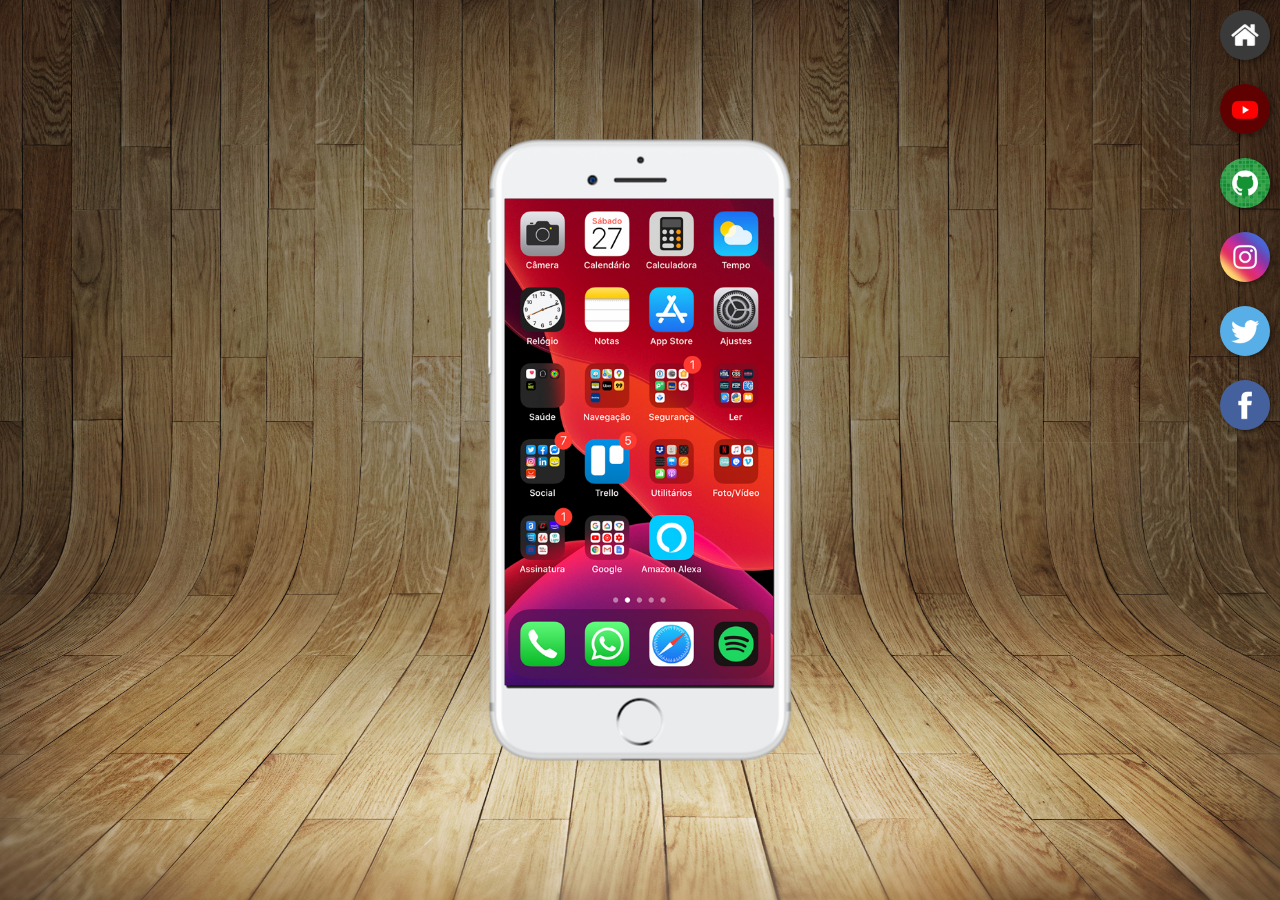
<file: index.html>
<!DOCTYPE html>
<html lang="pt-br">
<head>
    <meta charset="UTF-8">
    <meta http-equiv="X-UA-Compatible" content="IE=edge">
    <meta name="viewport" content="width=device-width, initial-scale=1.0">
    <link rel="stylesheet" href="css/style.css">
    <title>Projeto redes sociais</title>
</head>
<body>
    <main>
        <section id="telefone">
            <iframe src="home.html" frameborder="0" name="tela" id="tela"></iframe>
        </section>

        <section id="redessociais">
            <a href="home.html" target="tela"><img src="img/logo-home.jpg" alt=""></a><br>
            <a href="ytb.html" target="tela"><img src="img/logo-youtube.jpg" alt=""></a><br>
            <a href="github.html" target="tela"><img src="img/logo-github.jpg" alt=""></a><br>
            <a href="insta.html" target="tela"><img src="img/logo-instagram.jpg" alt=""></a><br>
            <a href="twitter.html" target="tela"><img src="img/logo-twitter.jpg" alt=""></a><br>
            <a href="face.html" target="tela"><img src="img/logo-facebook.jpg" alt=""></a>
        </section> 
    </main>   
</body>
</html>
</file>
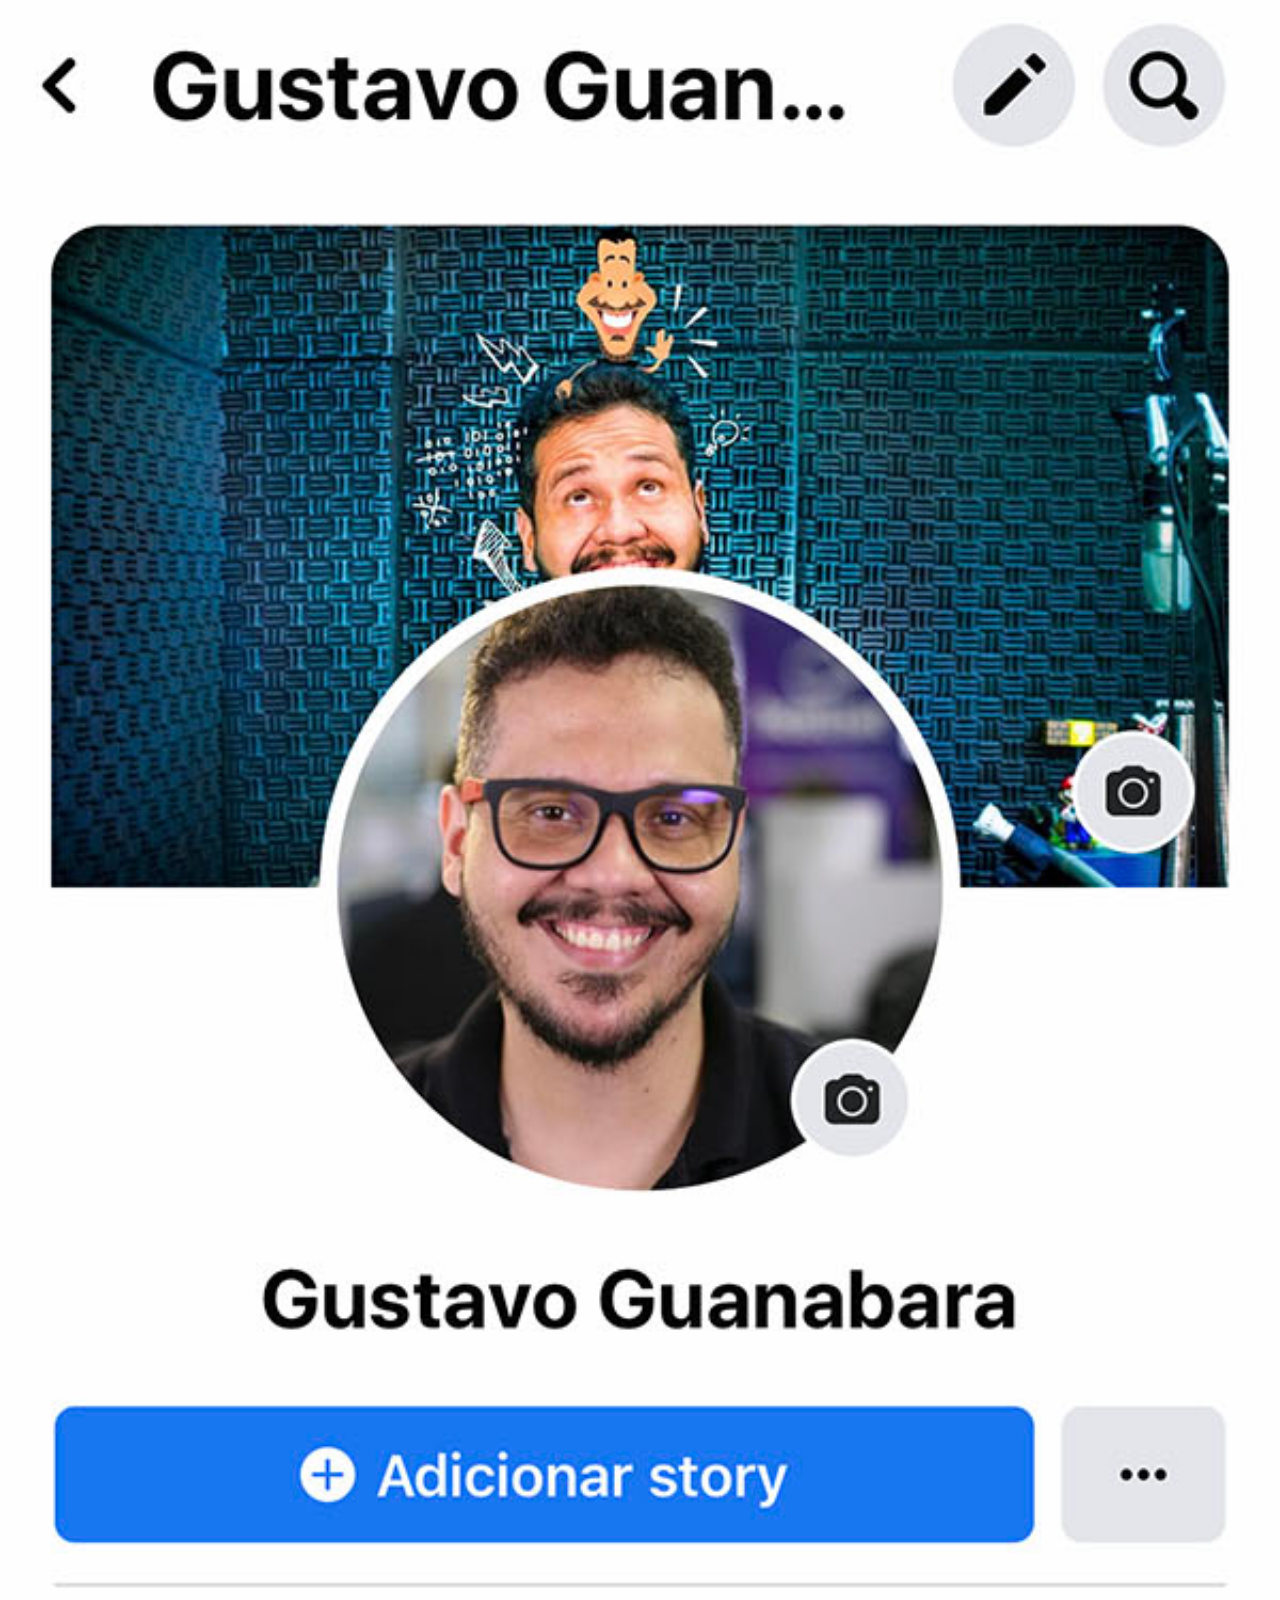
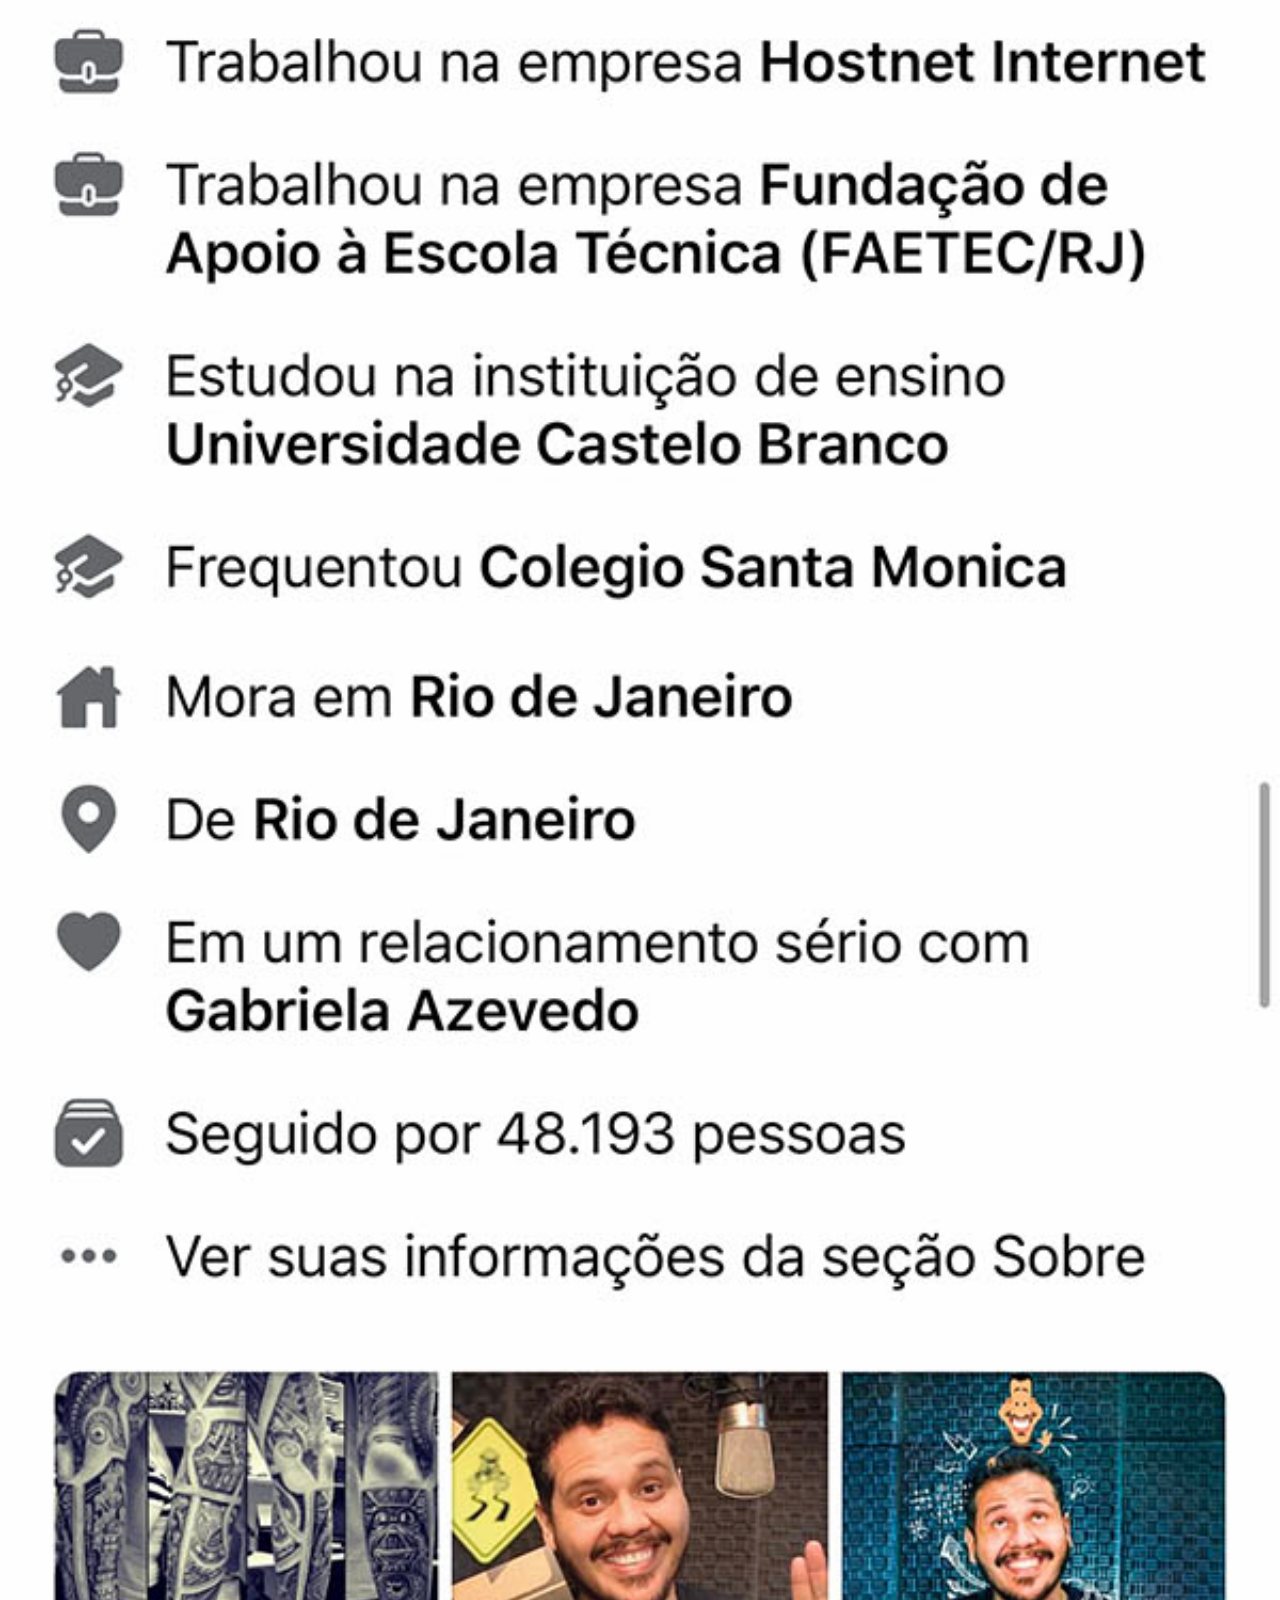
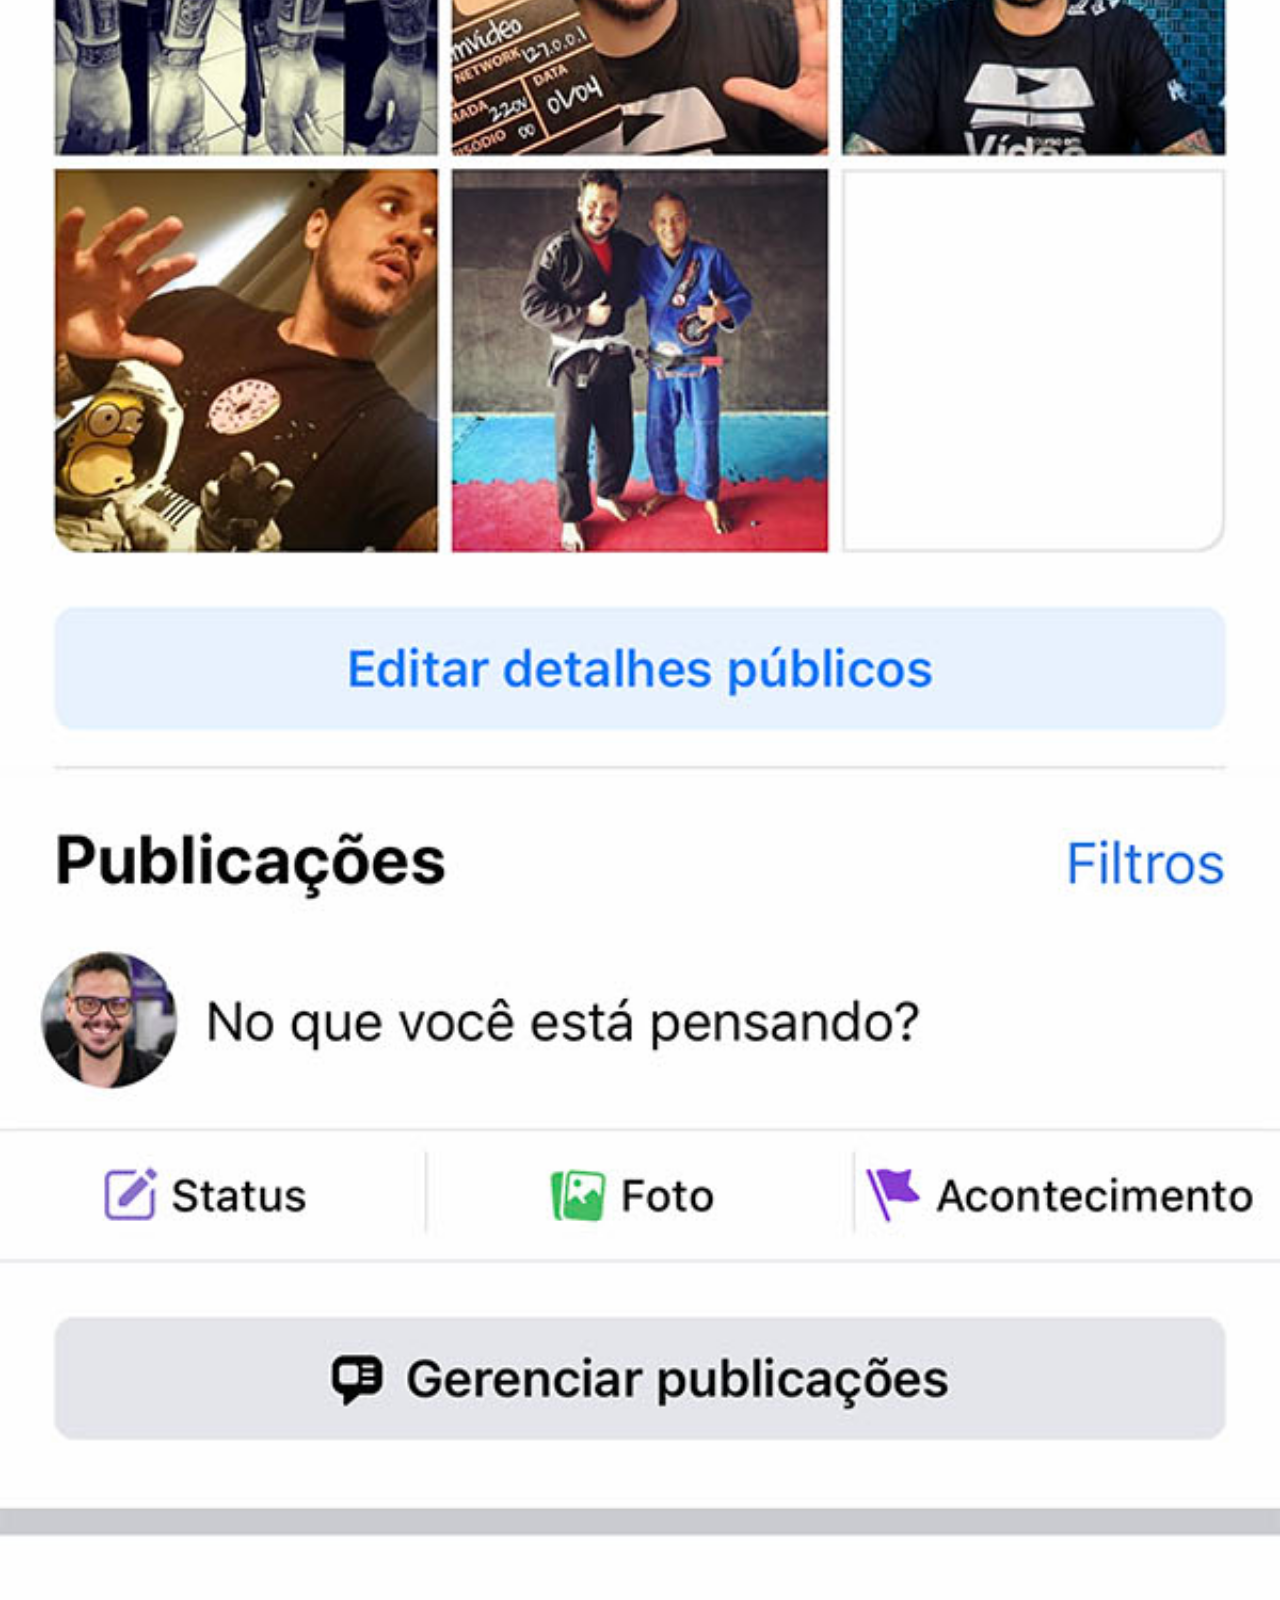
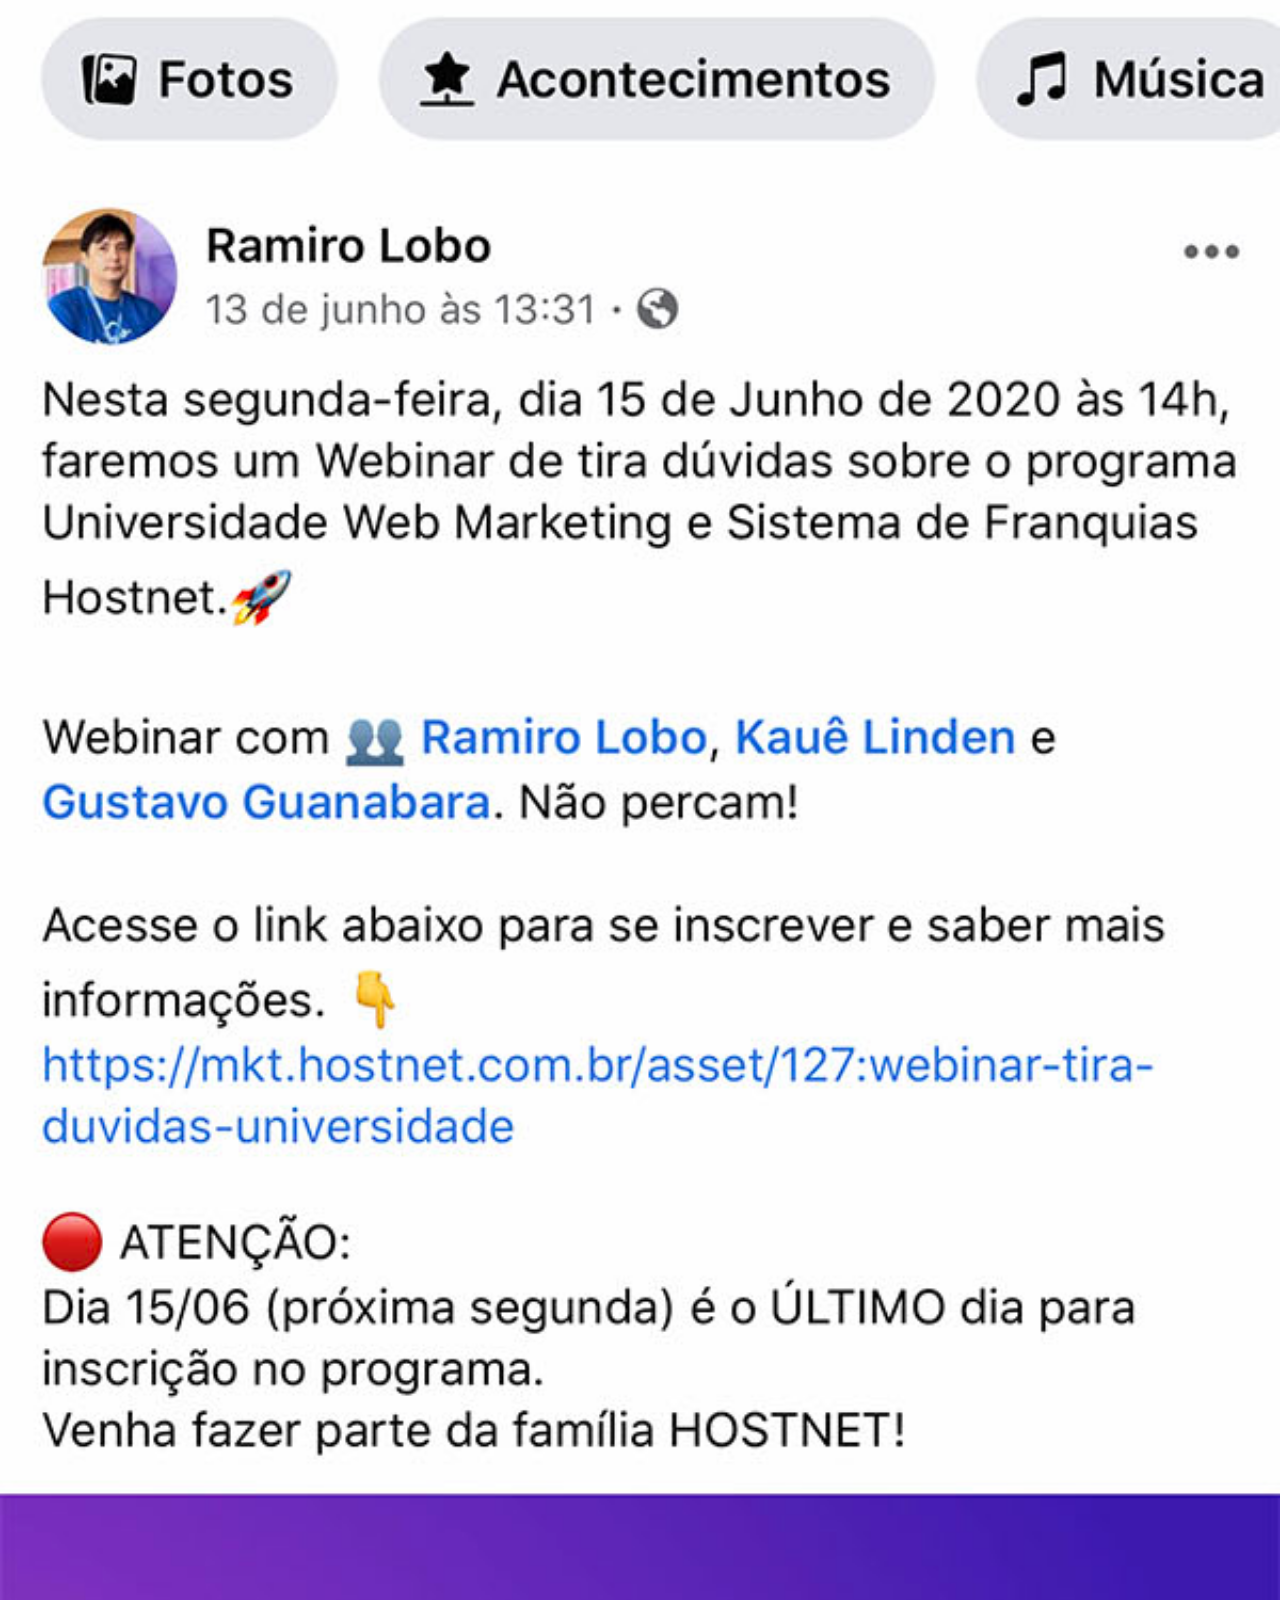
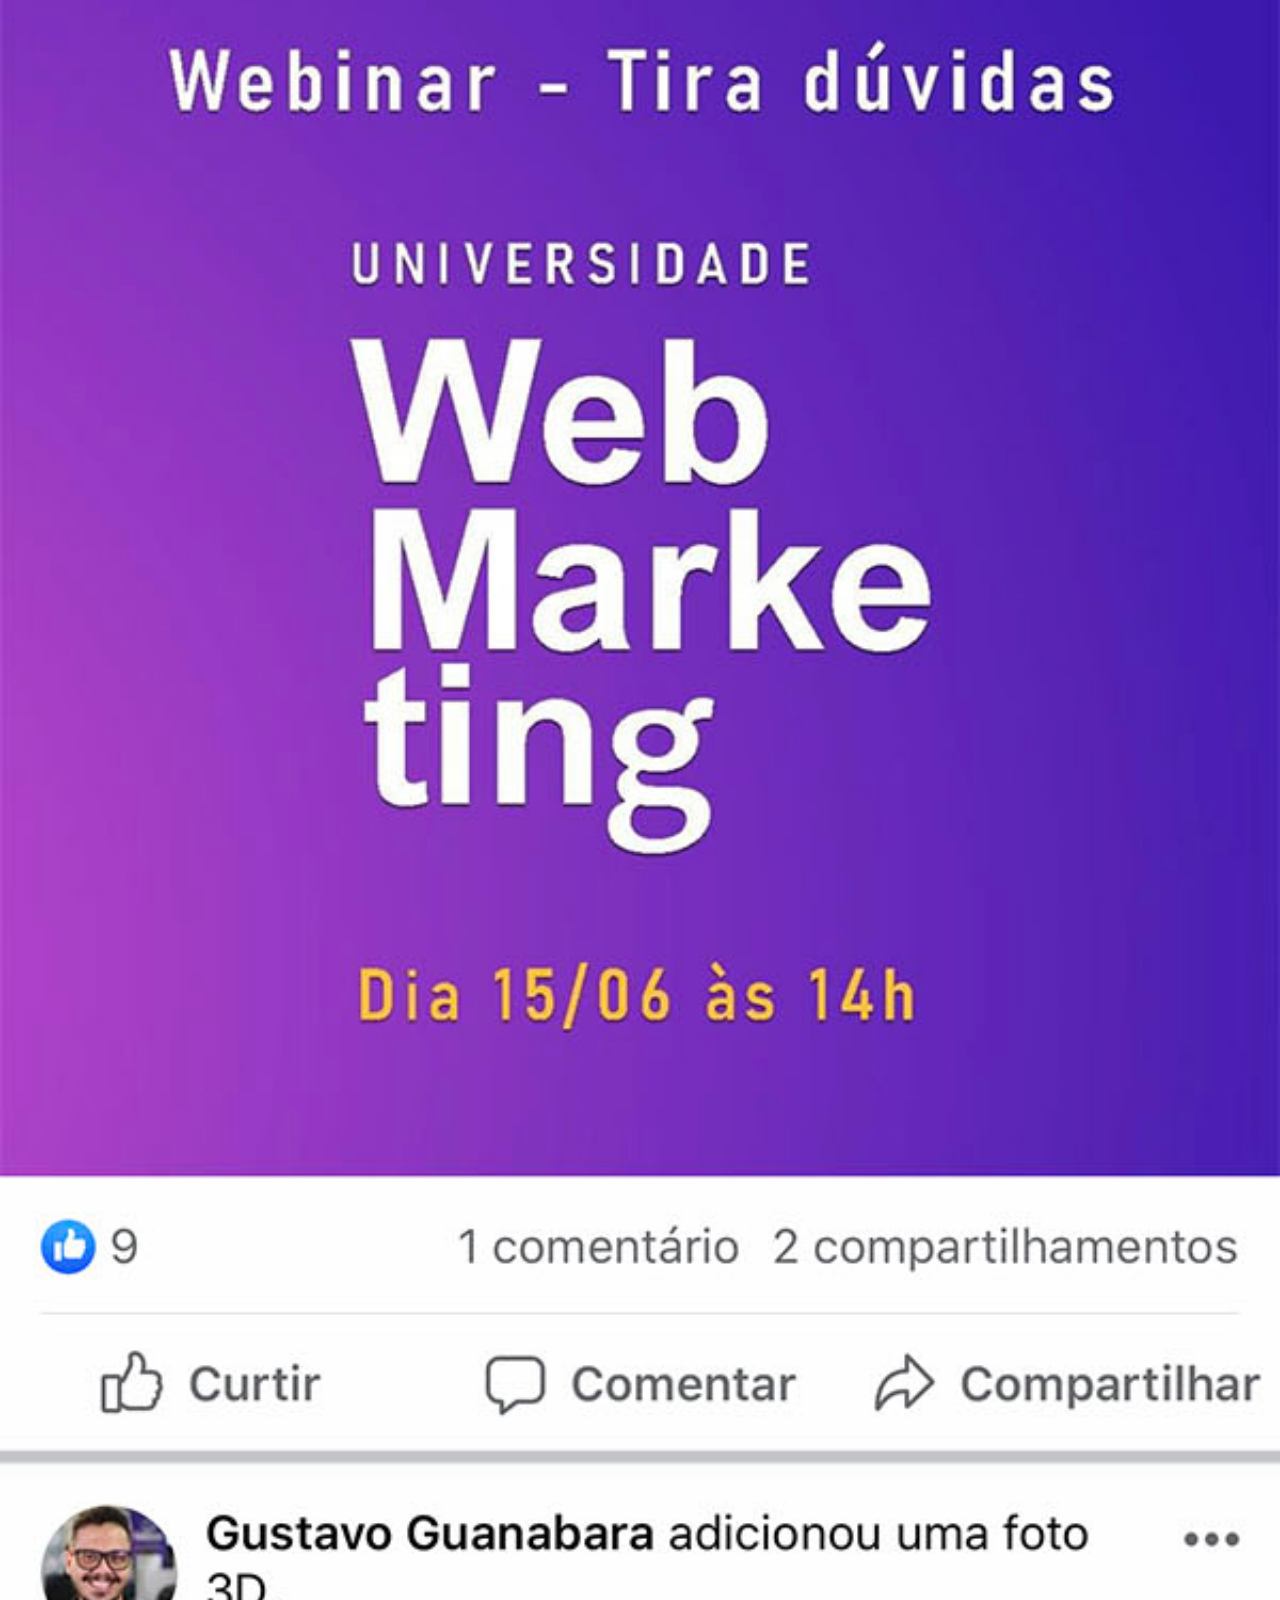
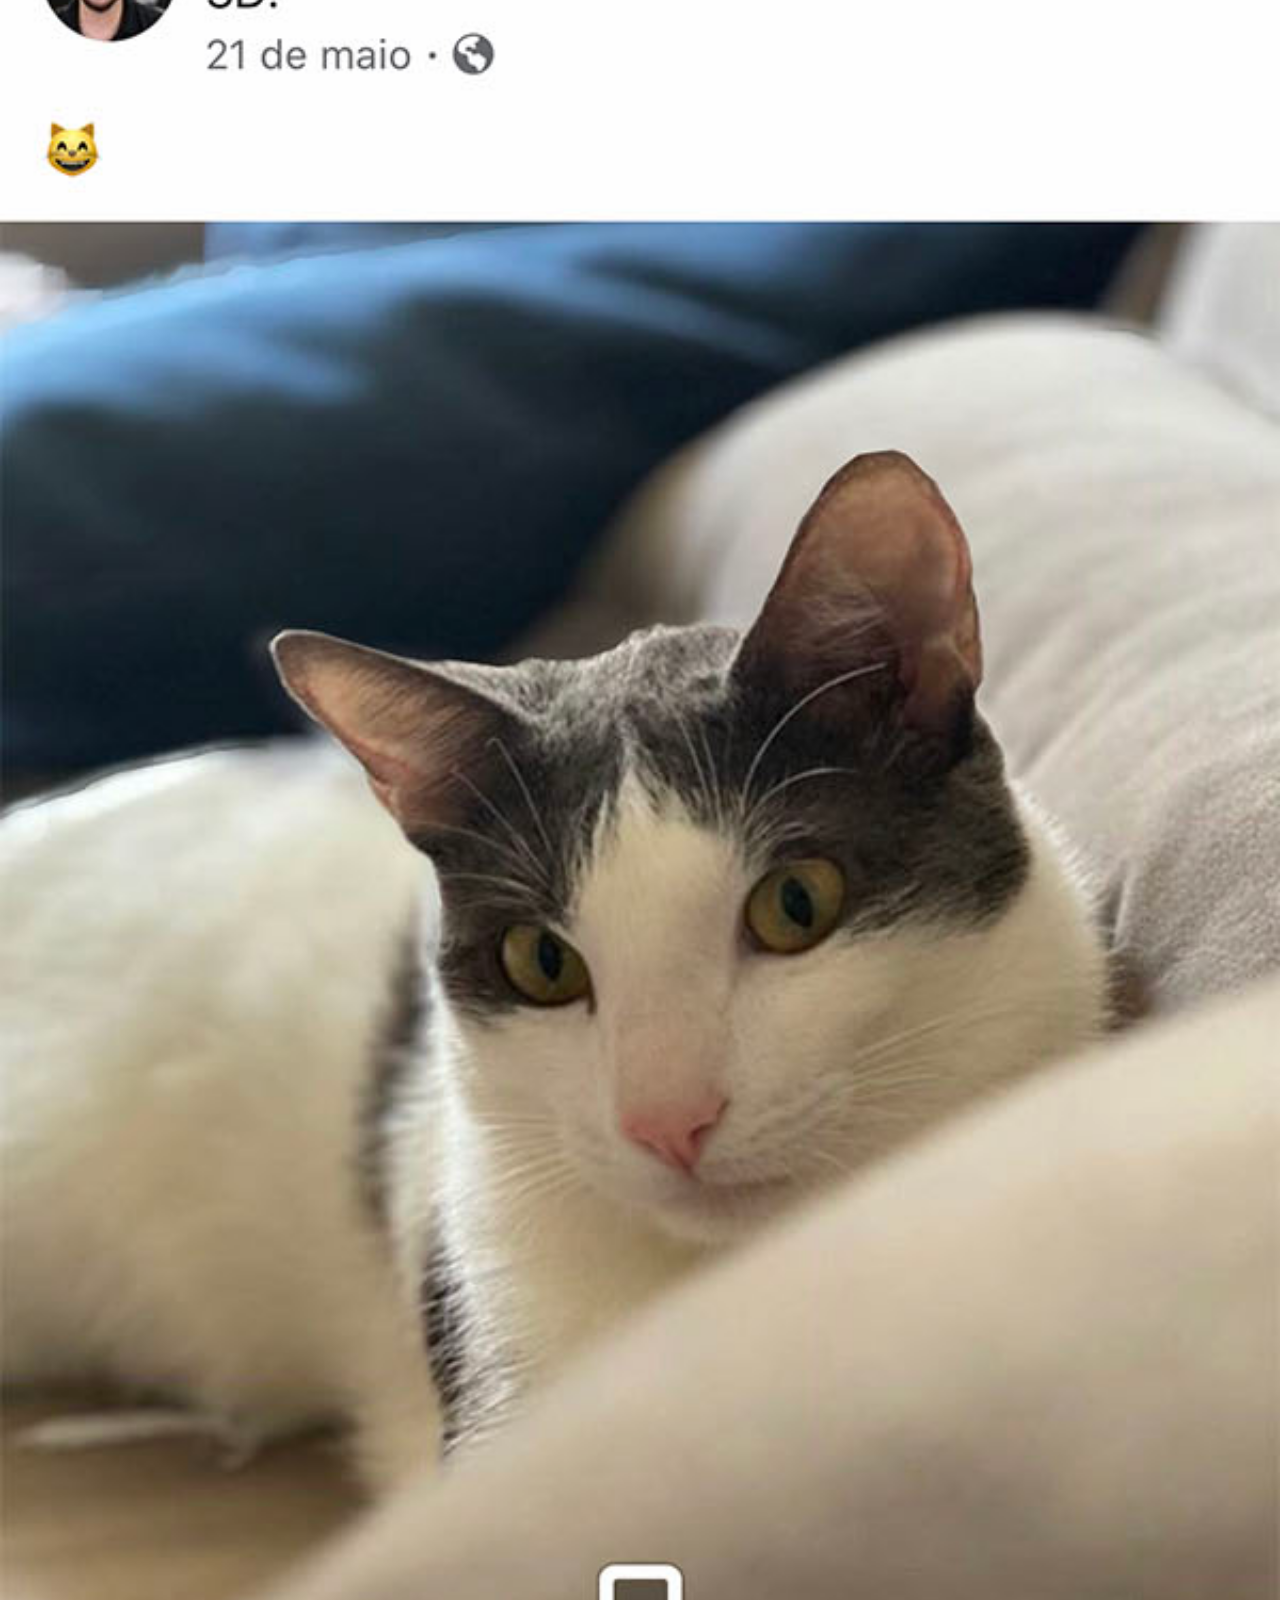
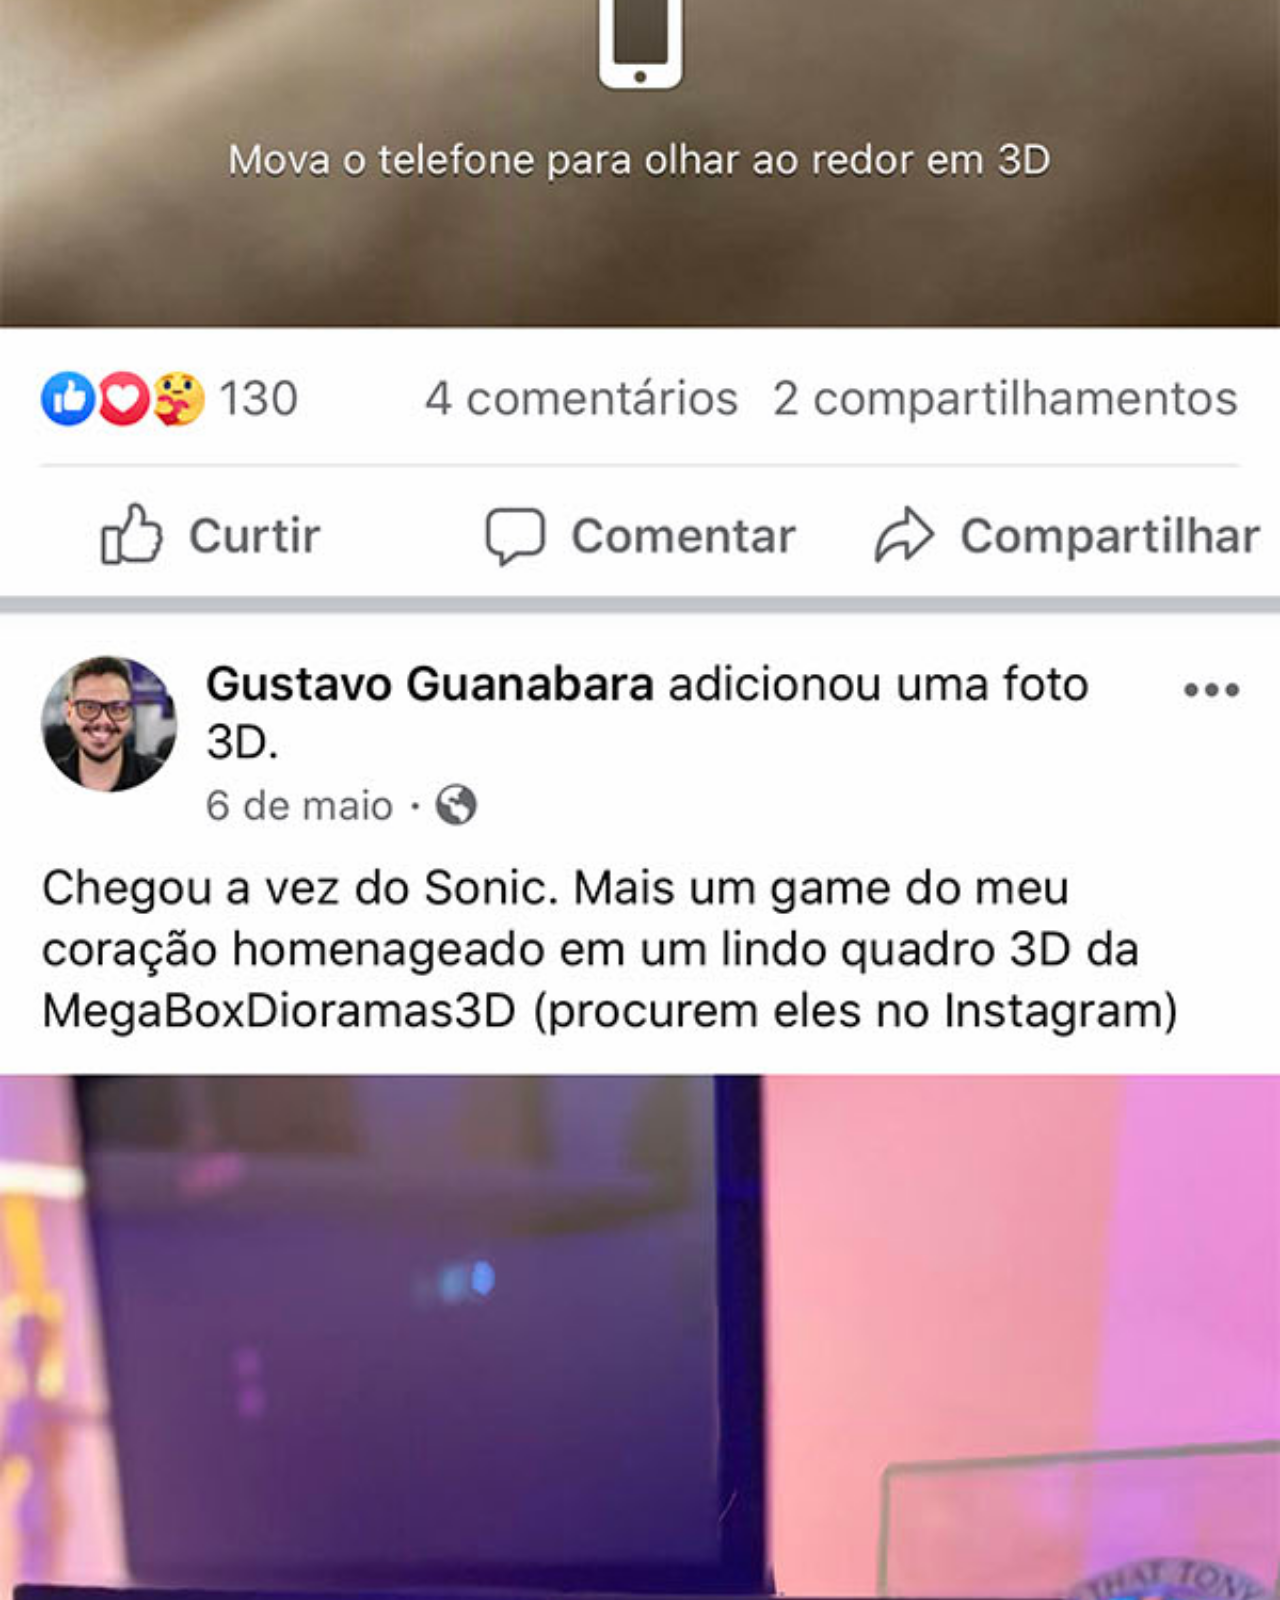
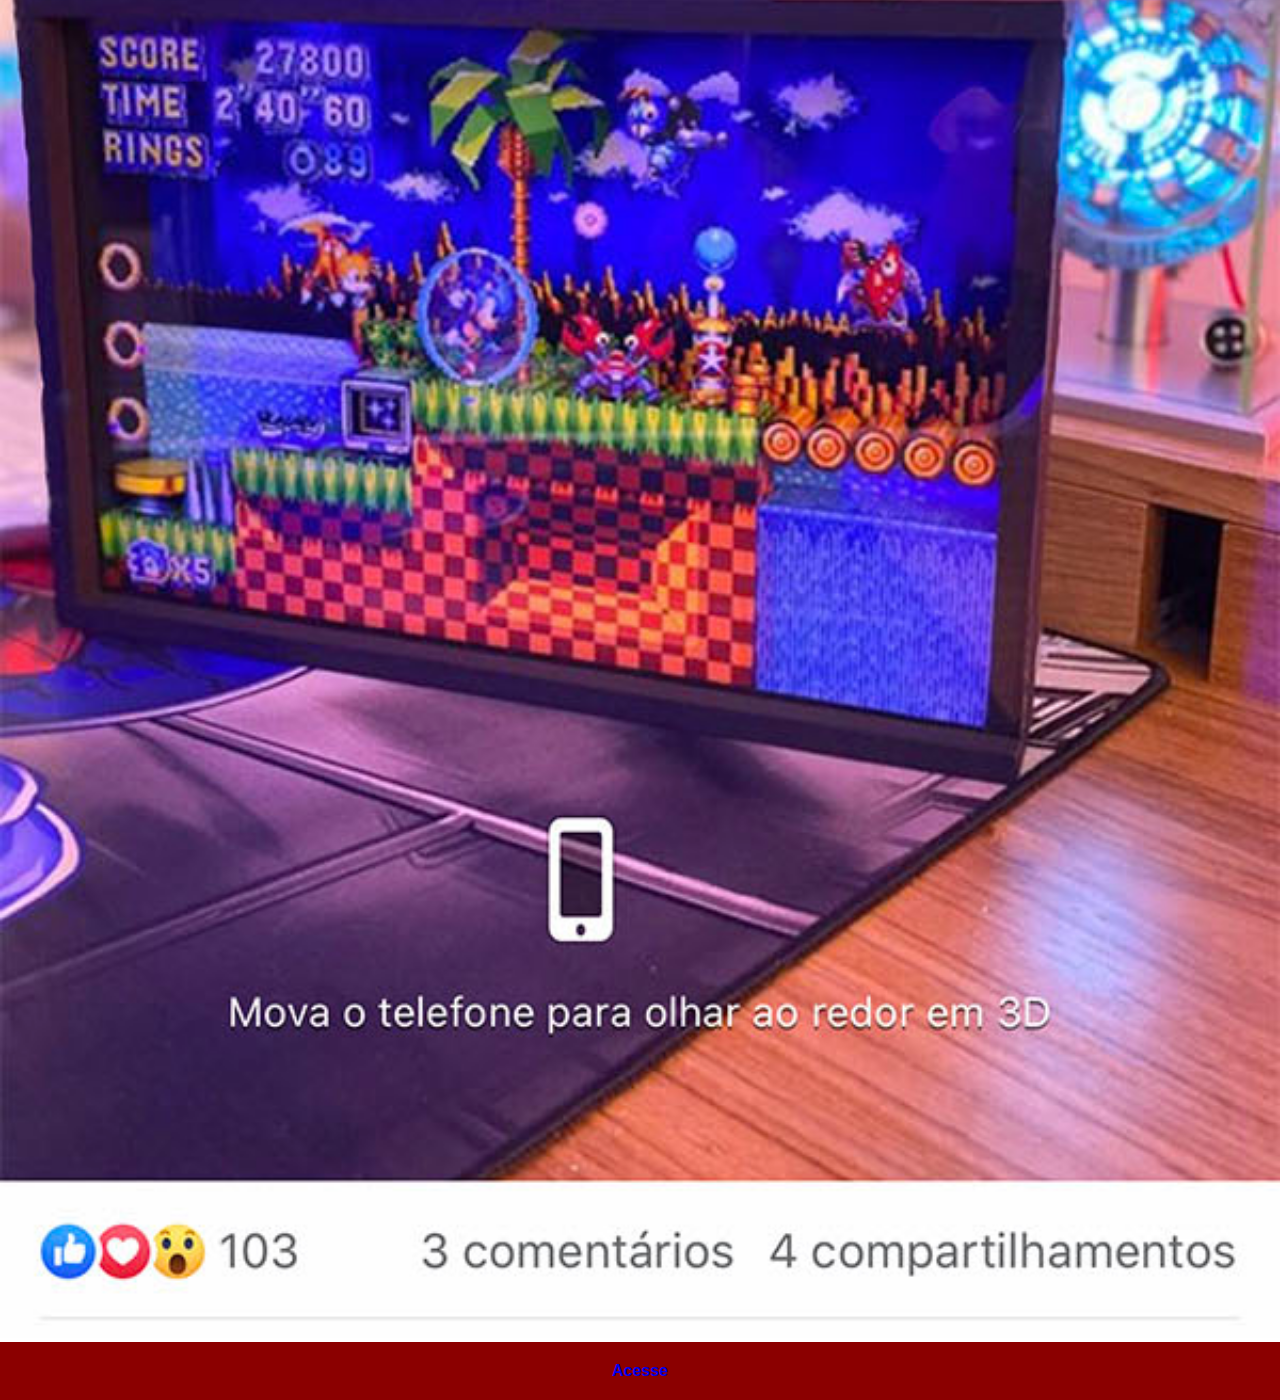
<file: face.html>
<!DOCTYPE html>
<html lang="pt-br">
<head>
    <meta charset="UTF-8">
    <meta http-equiv="X-UA-Compatible" content="IE=edge">
    <meta name="viewport" content="width=device-width, initial-scale=1.0">
    <link rel="stylesheet" href="estiloss/social.css">
    <title>Facebook</title>
</head>
<body>
    <img src="img/tela-facebook.jpg" alt="Facebook">
    <a href="https://www.facebook.com/gustavoguanabara/?locale=pt_BR" target="_blank">Acesse</a>
</body>
</html>
</file>
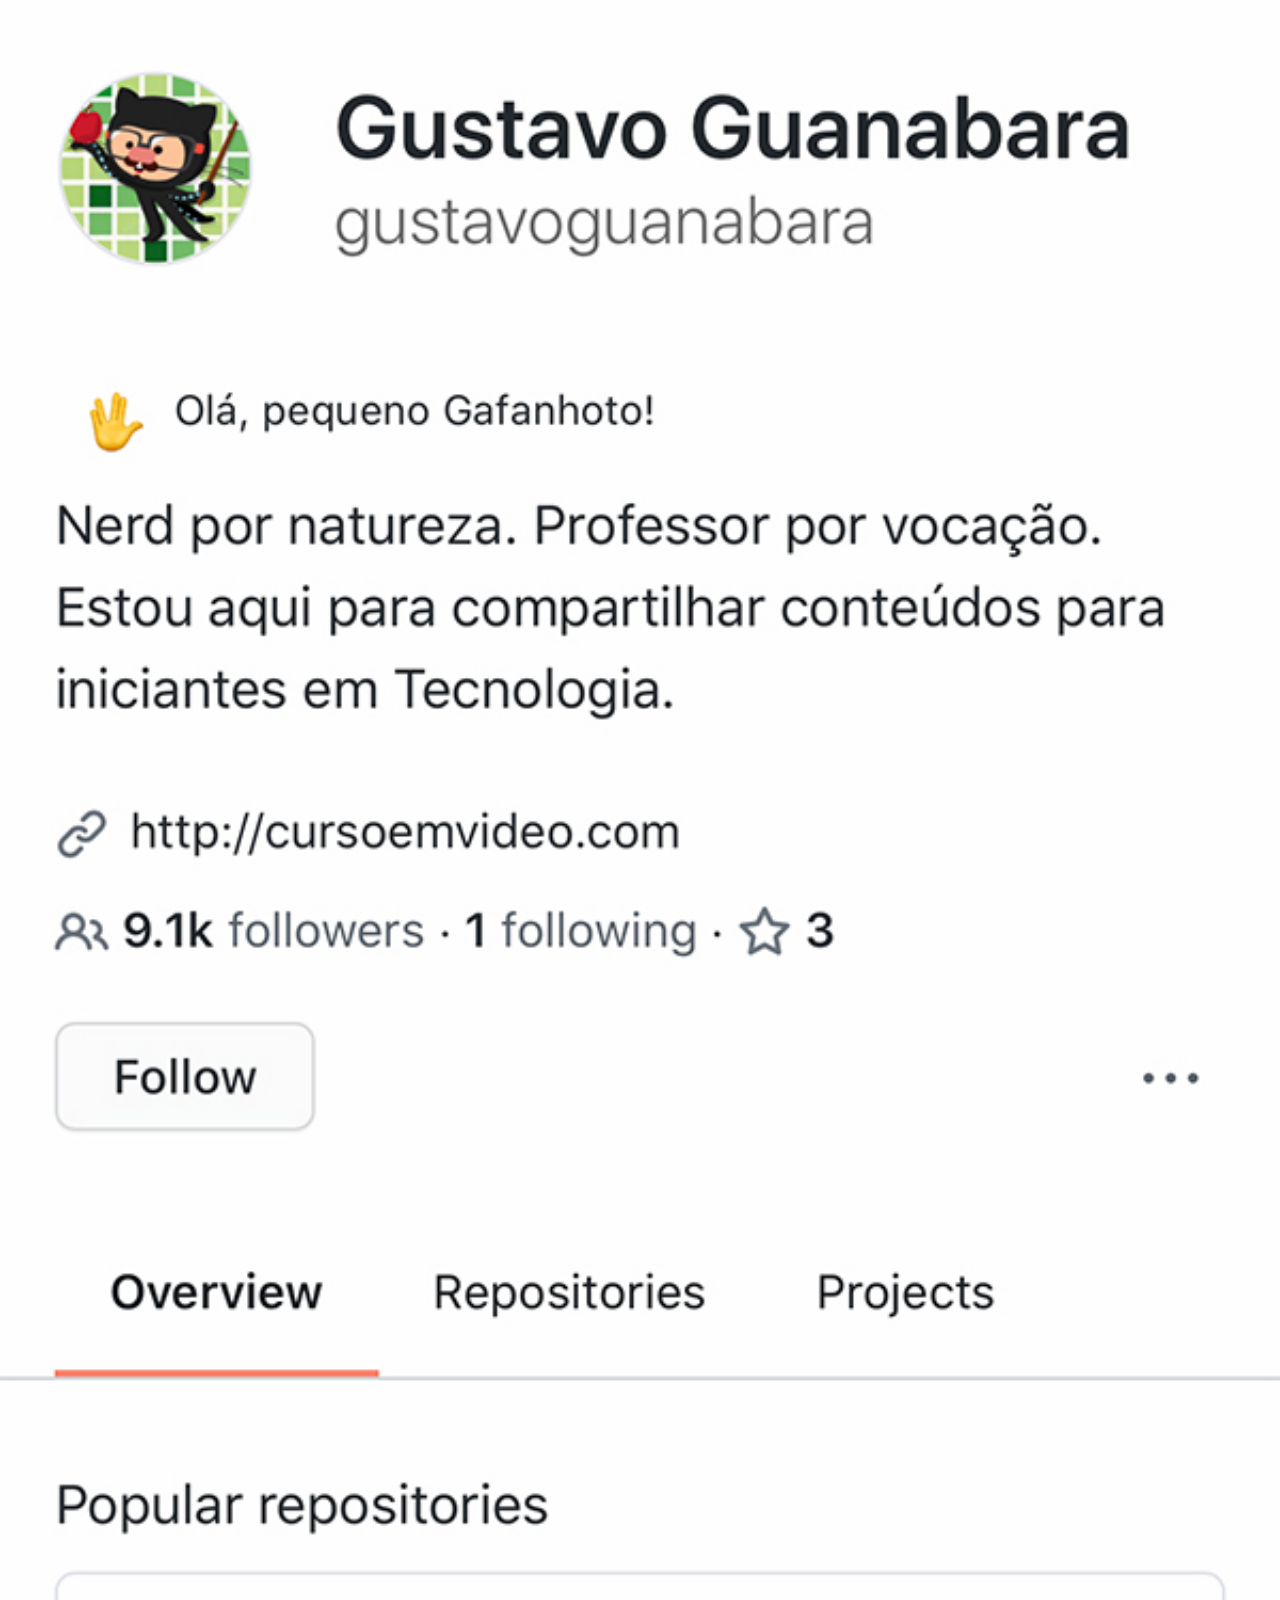
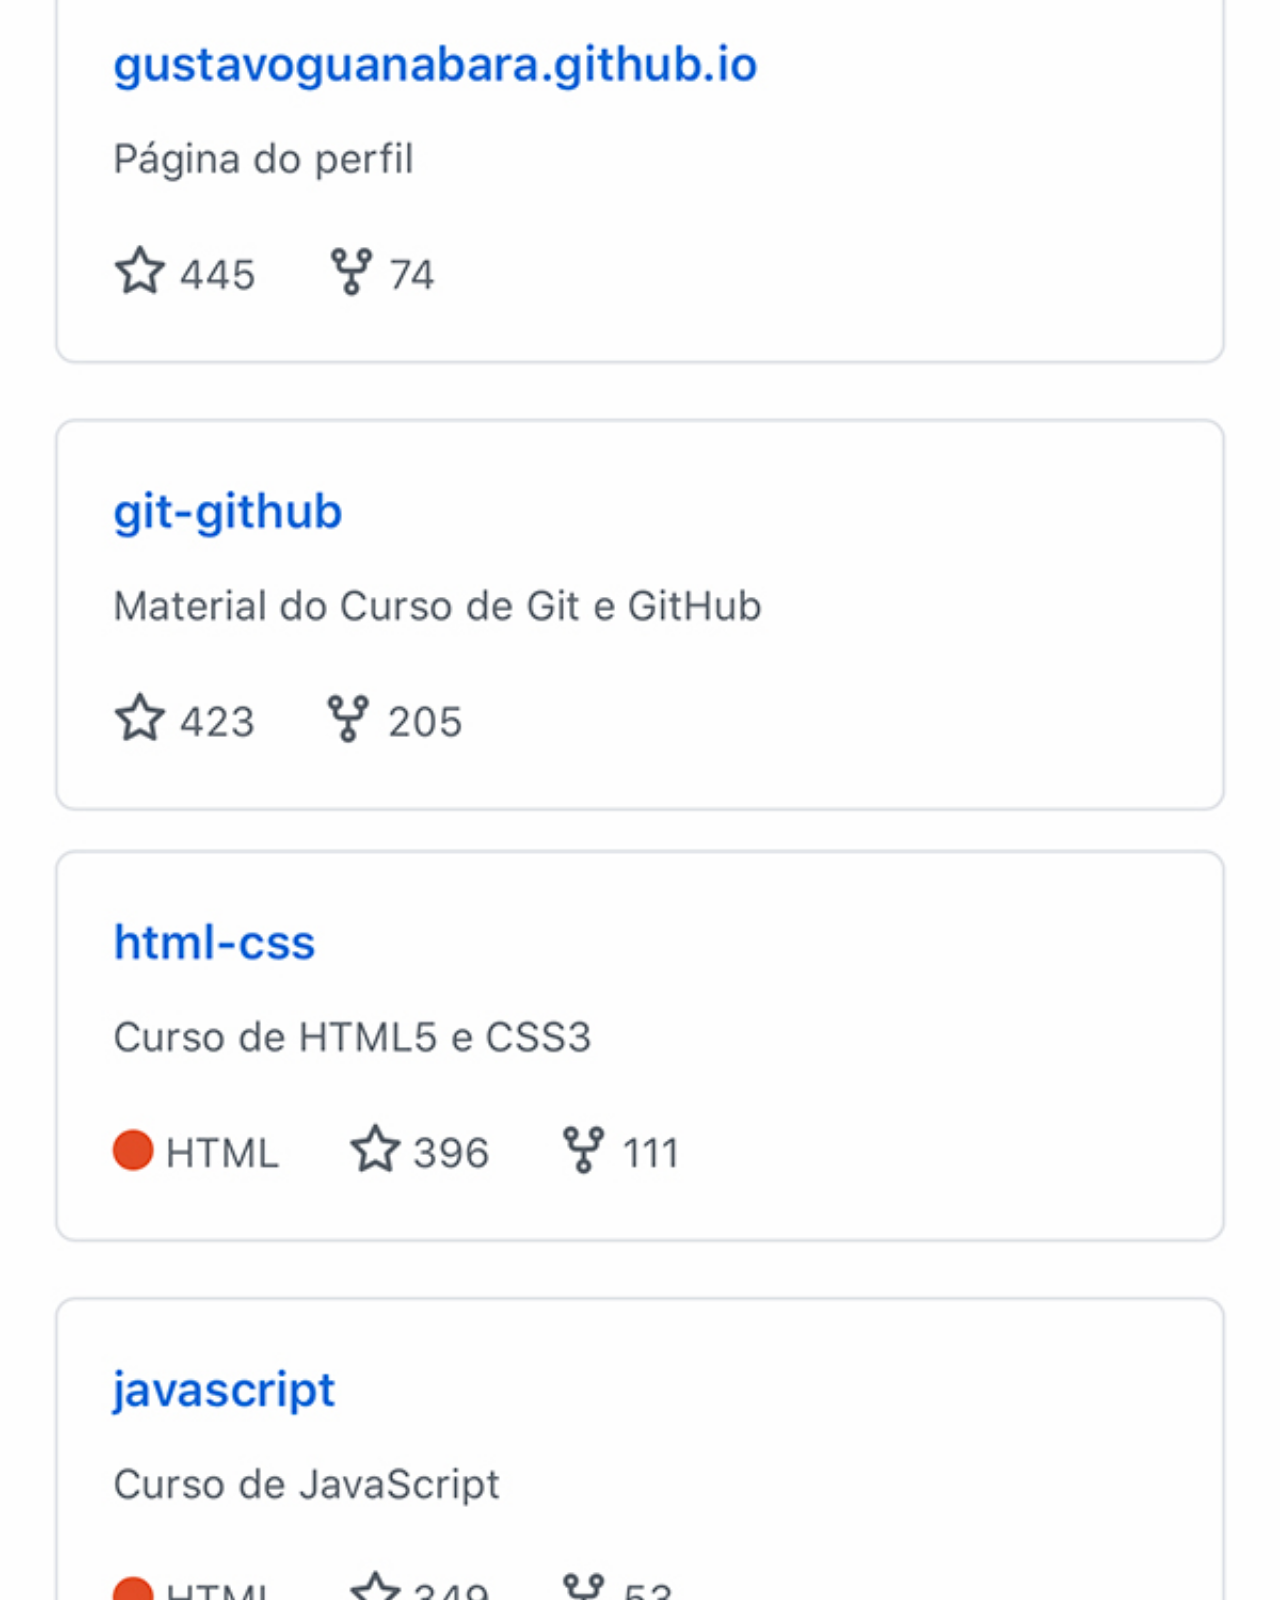
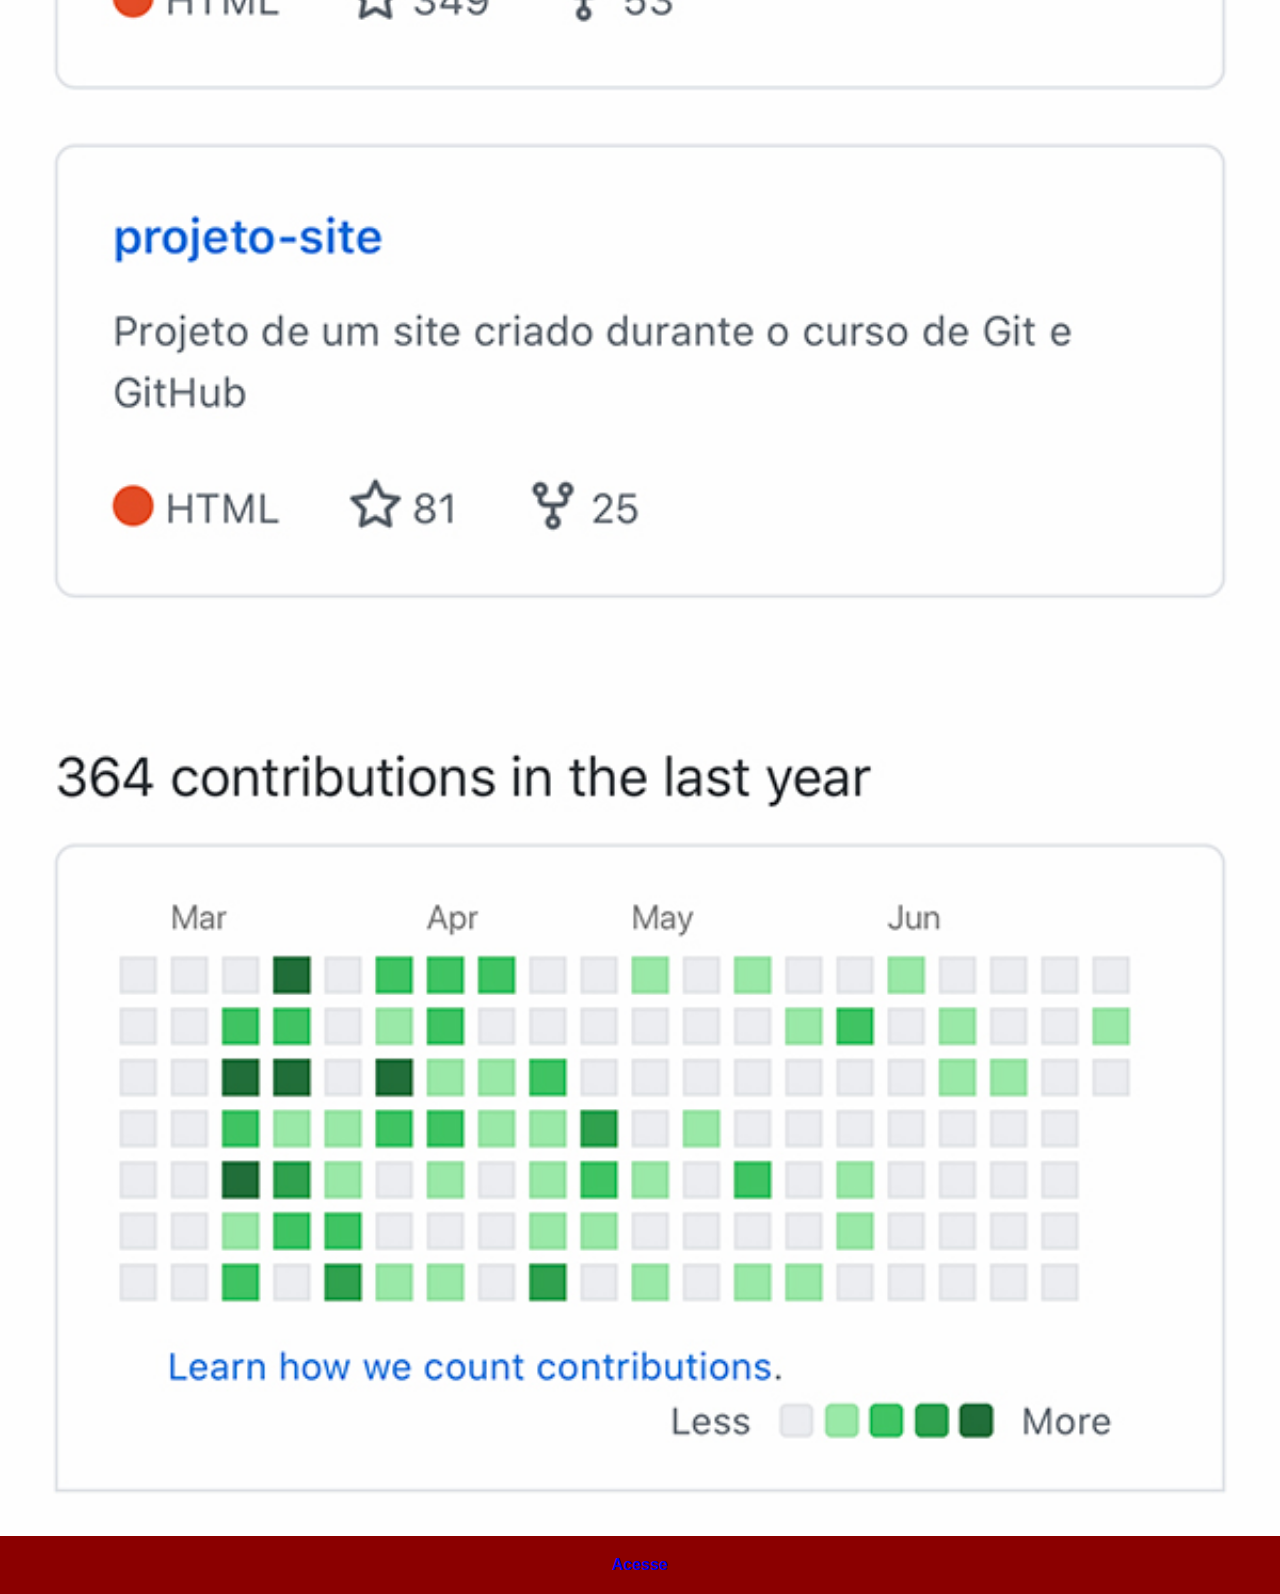
<file: github.html>
<!DOCTYPE html>
<html lang="pt-br">
<head>
    <meta charset="UTF-8">
    <meta http-equiv="X-UA-Compatible" content="IE=edge">
    <meta name="viewport" content="width=device-width, initial-scale=1.0">
    <link rel="stylesheet" href="estiloss/social.css">
    <title>GitHub</title>
</head>
<body>
    <img src="img/tela-github.jpg" alt="GitHub">
    <a href="https://github.com/gustavoguanabara" target="_blank">Acesse</a>
    
</body>
</html>
</file>
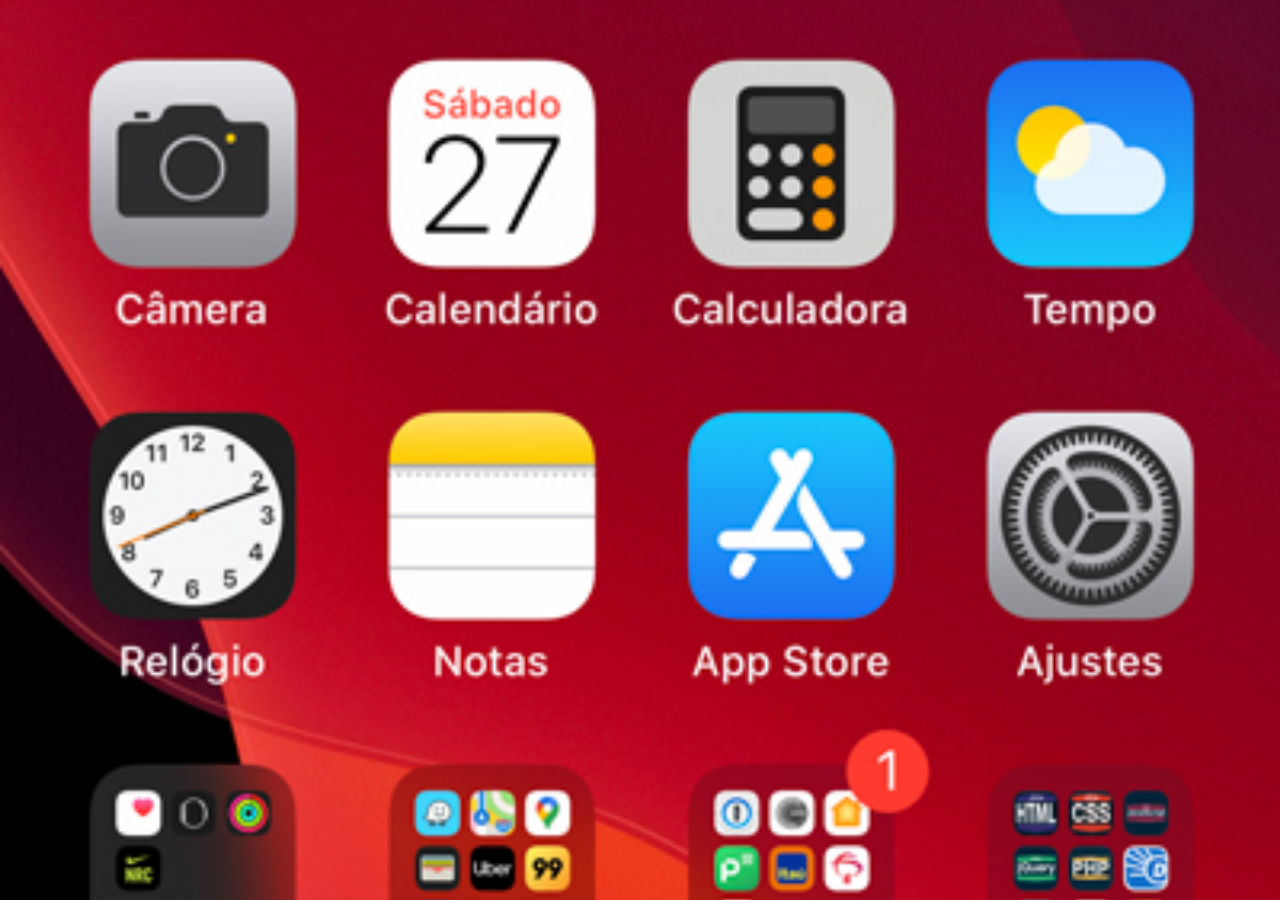
<file: home.html>
<!DOCTYPE html>
<html lang="pt-br">
<head>
    <meta charset="UTF-8">
    <meta http-equiv="X-UA-Compatible" content="IE=edge">
    <meta name="viewport" content="width=device-width, initial-scale=1.0">
    <title>Document</title>
    <style>
        * {
            margin: 0;
            padding: 0;
        }

        body {
            width: 100vw;
            height: 100vh;
            background: black url('img/tela-home.jpg') no-repeat top center; 
            background-size: cover;
        }


    </style>
</head>
<body>
    
</body>
</html>
</file>
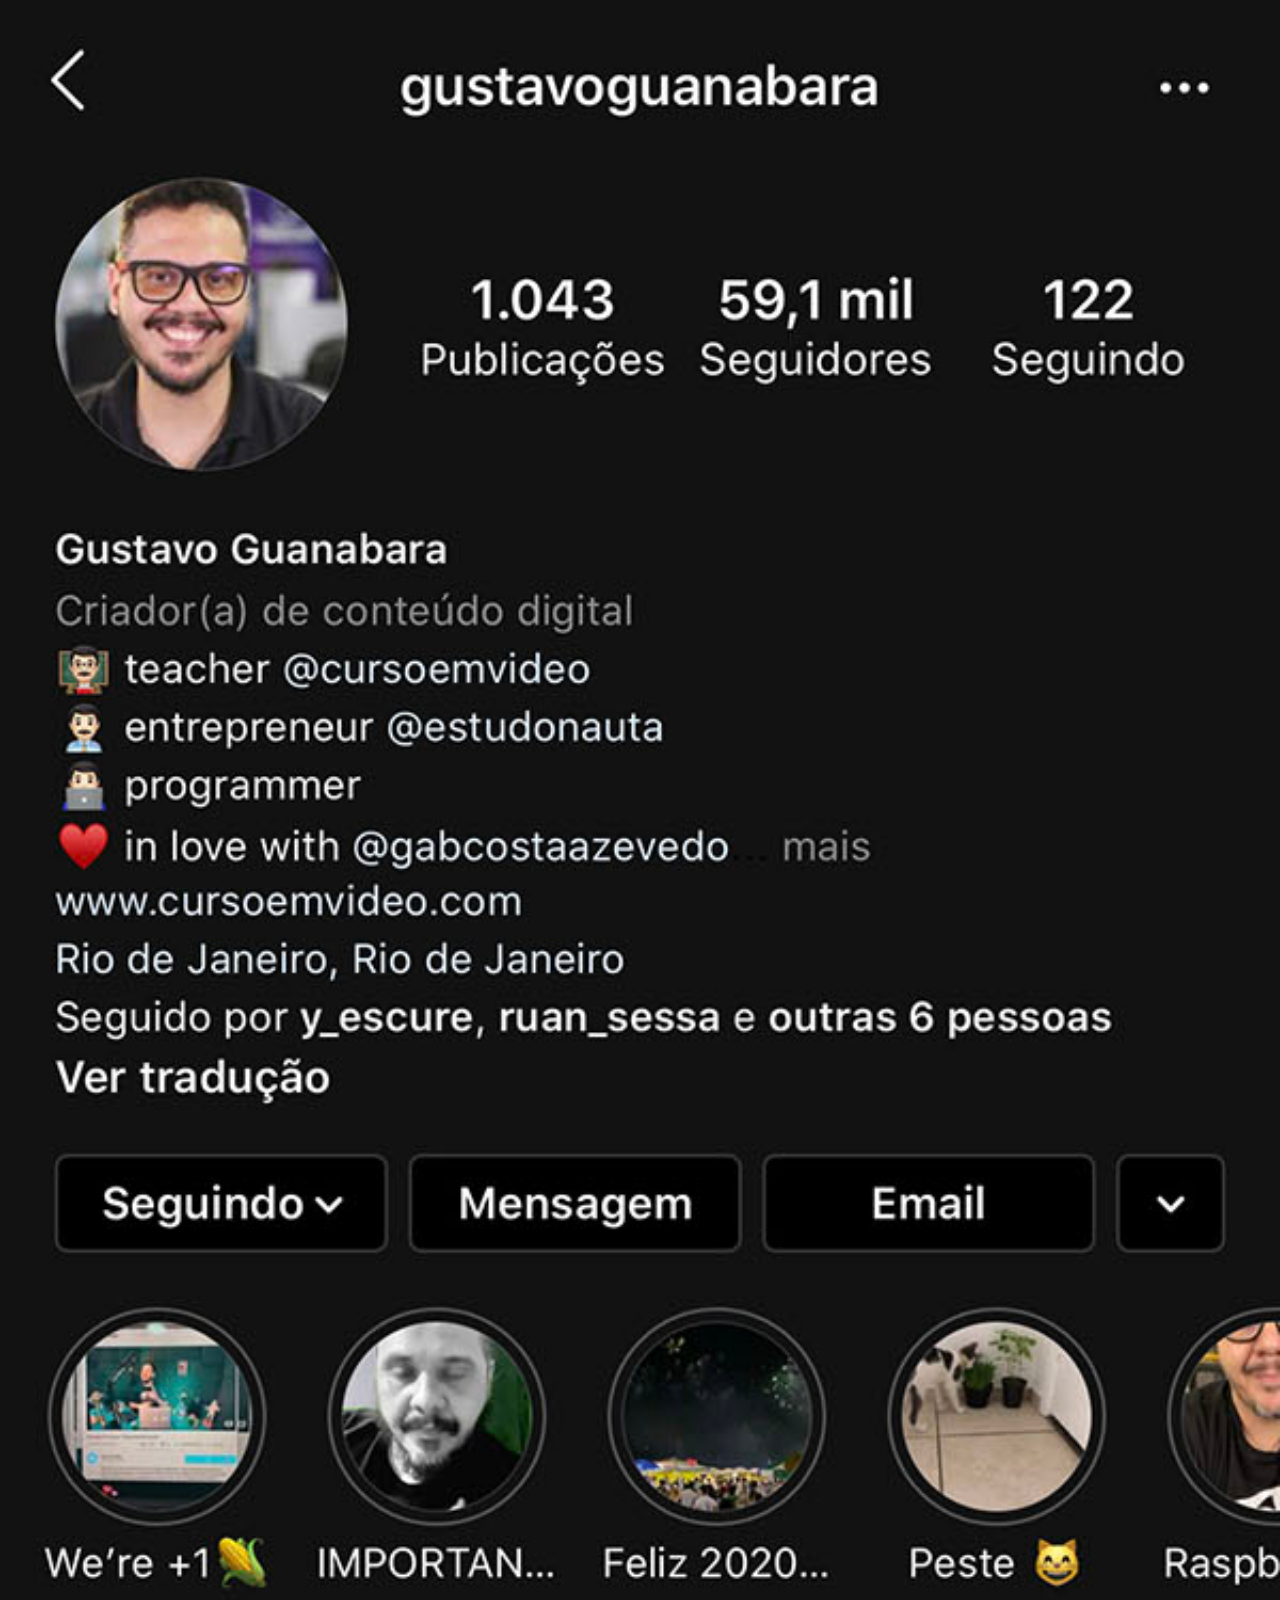
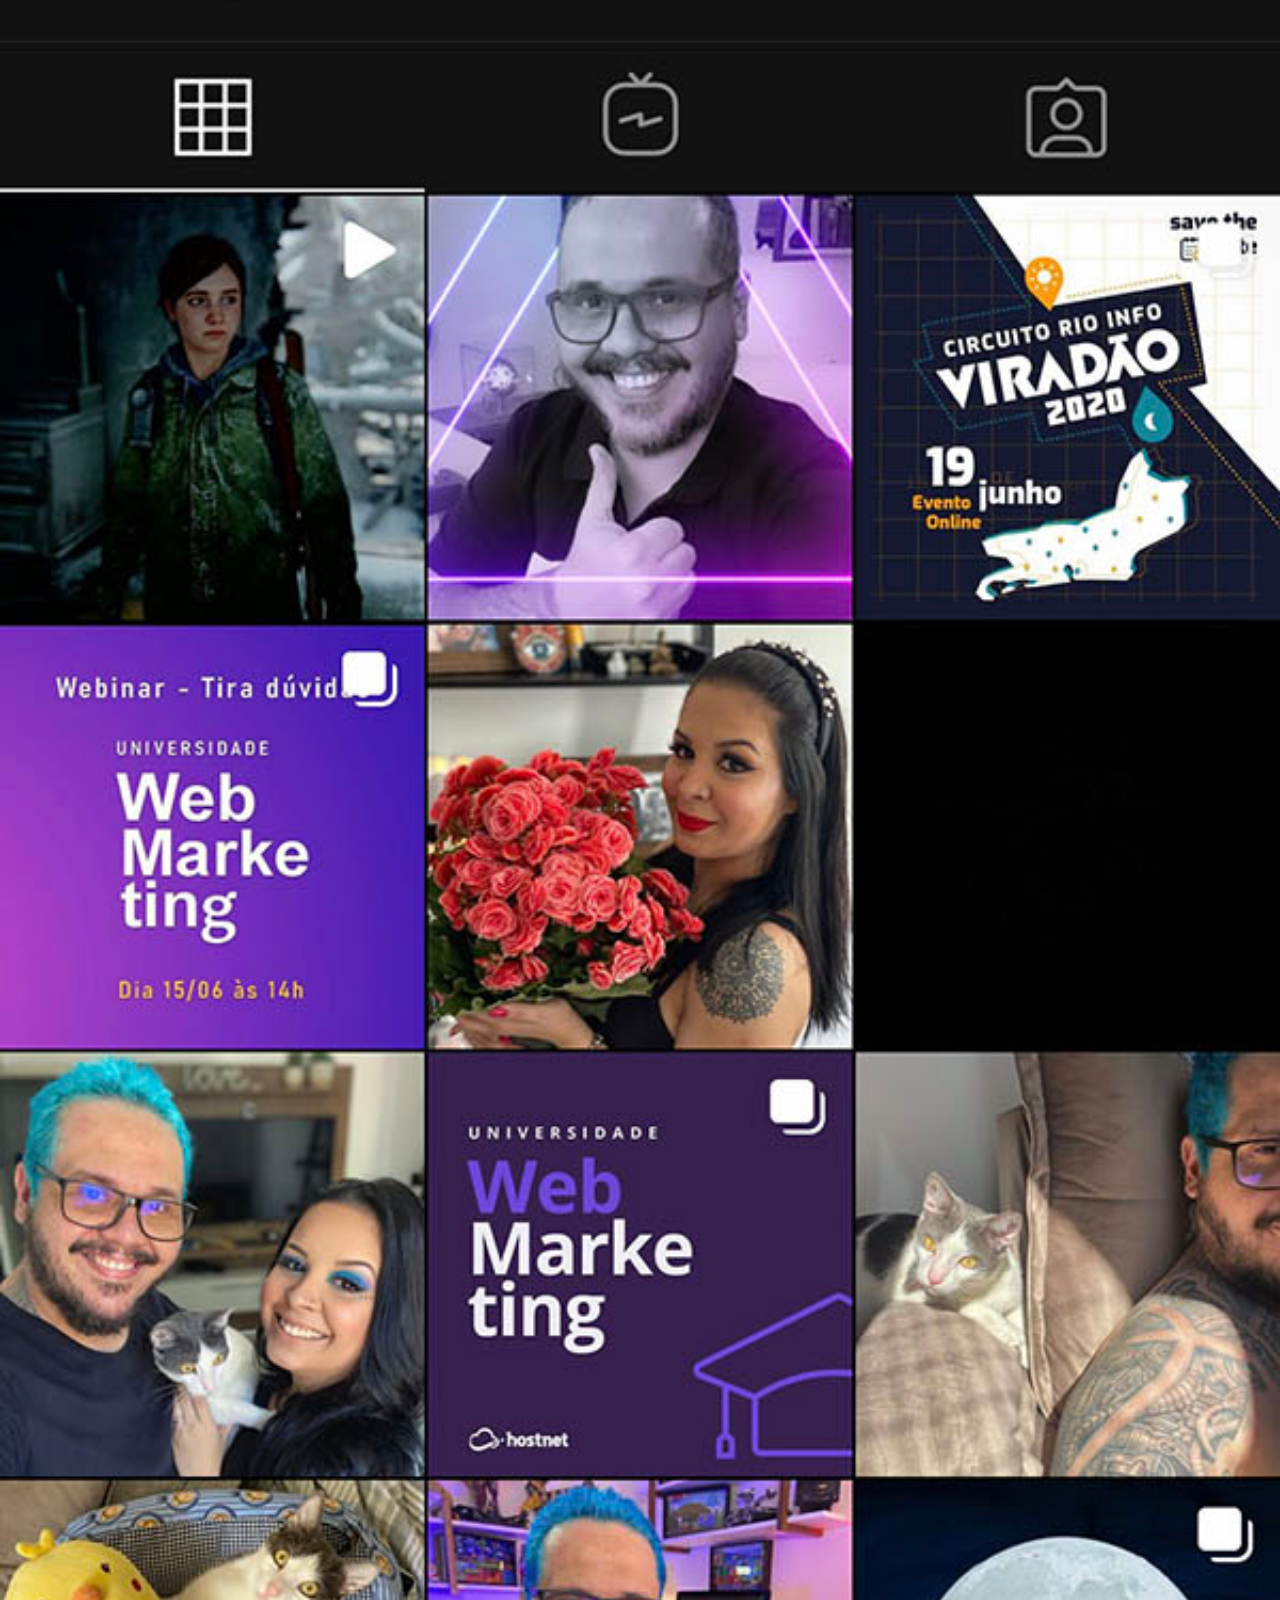
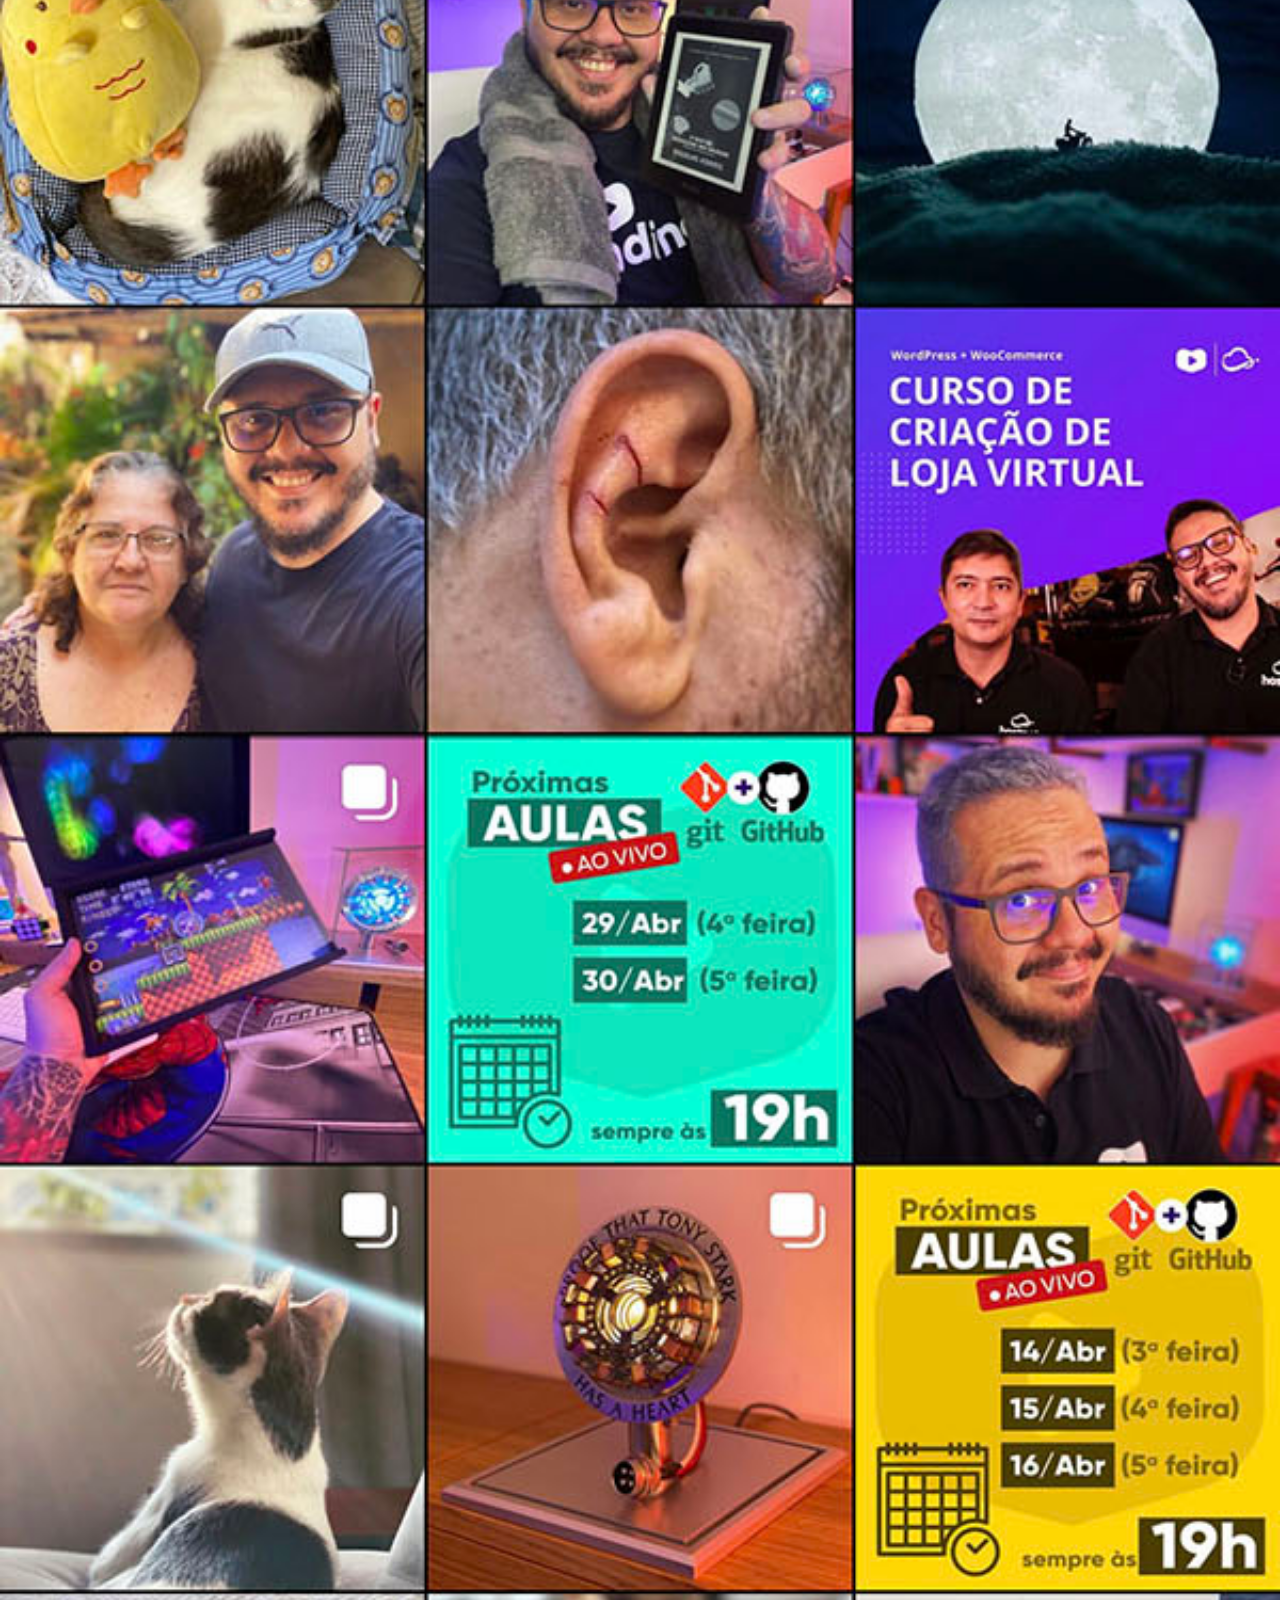
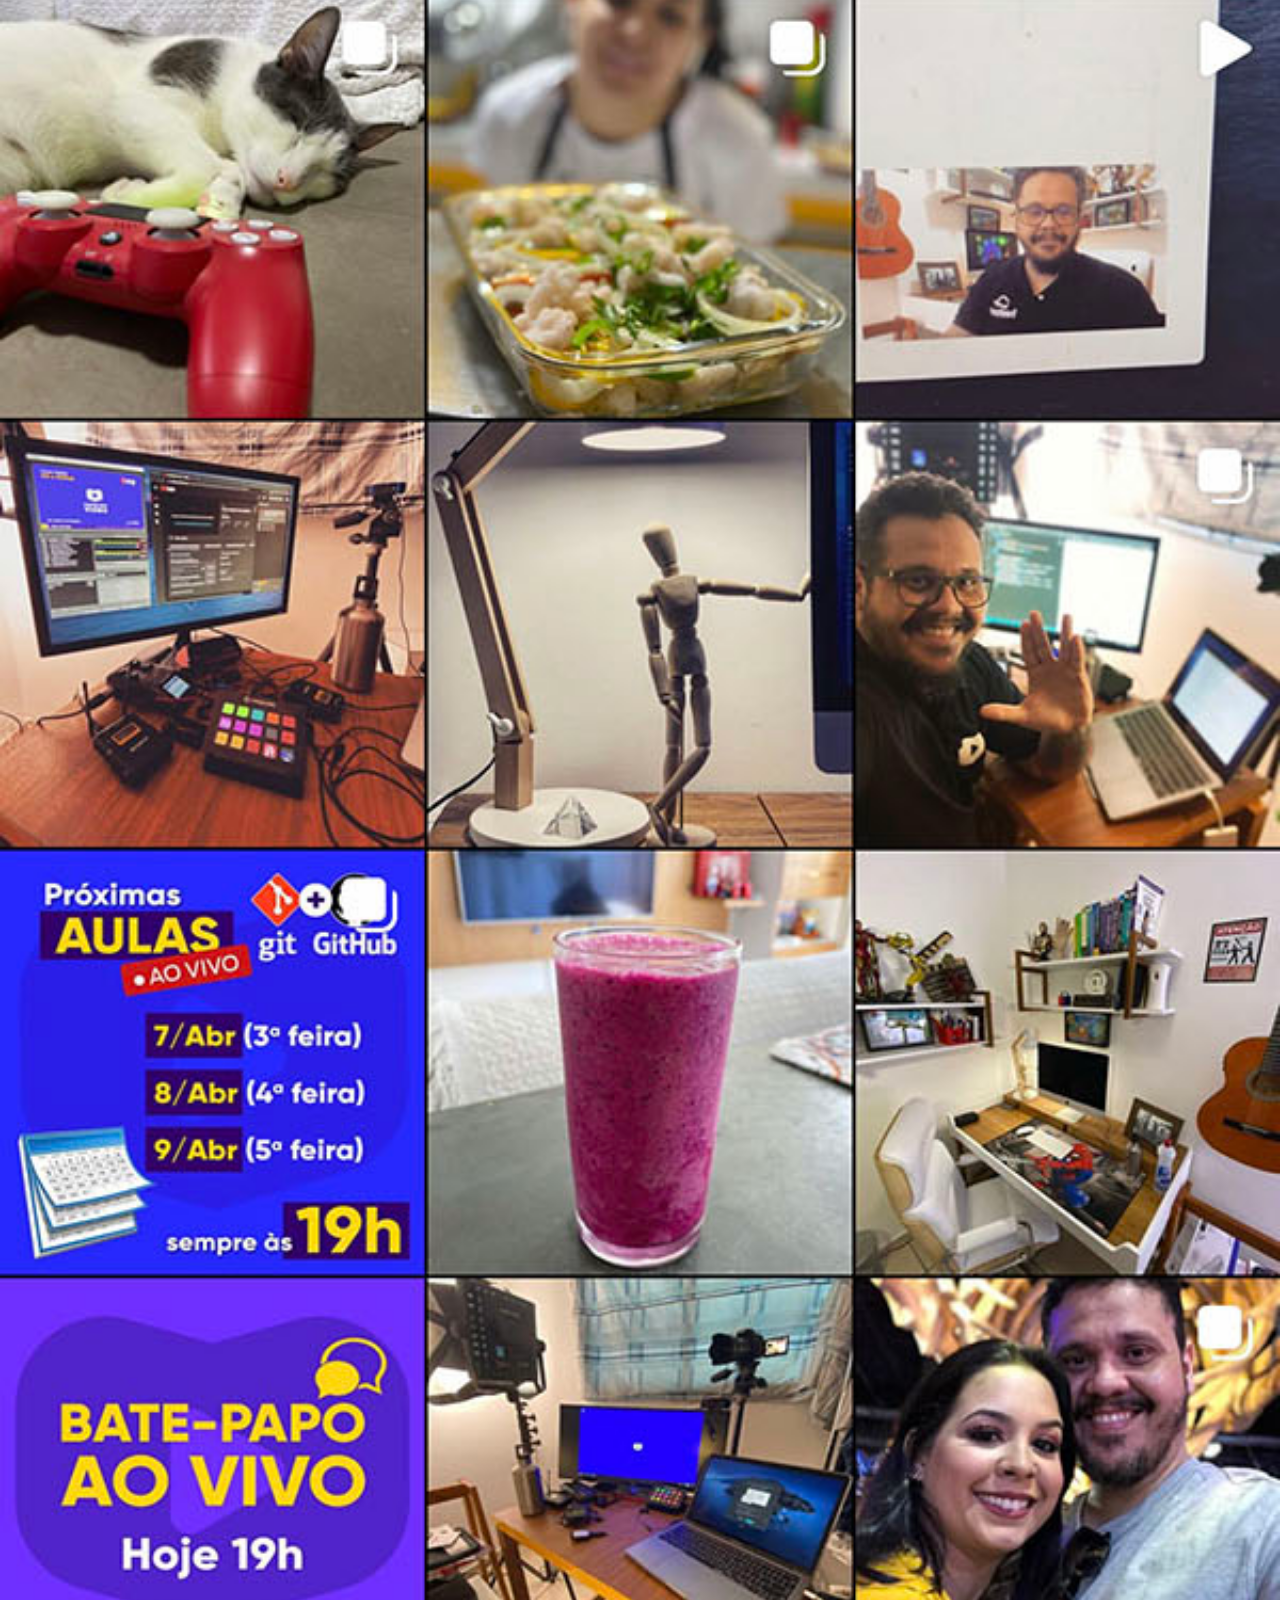
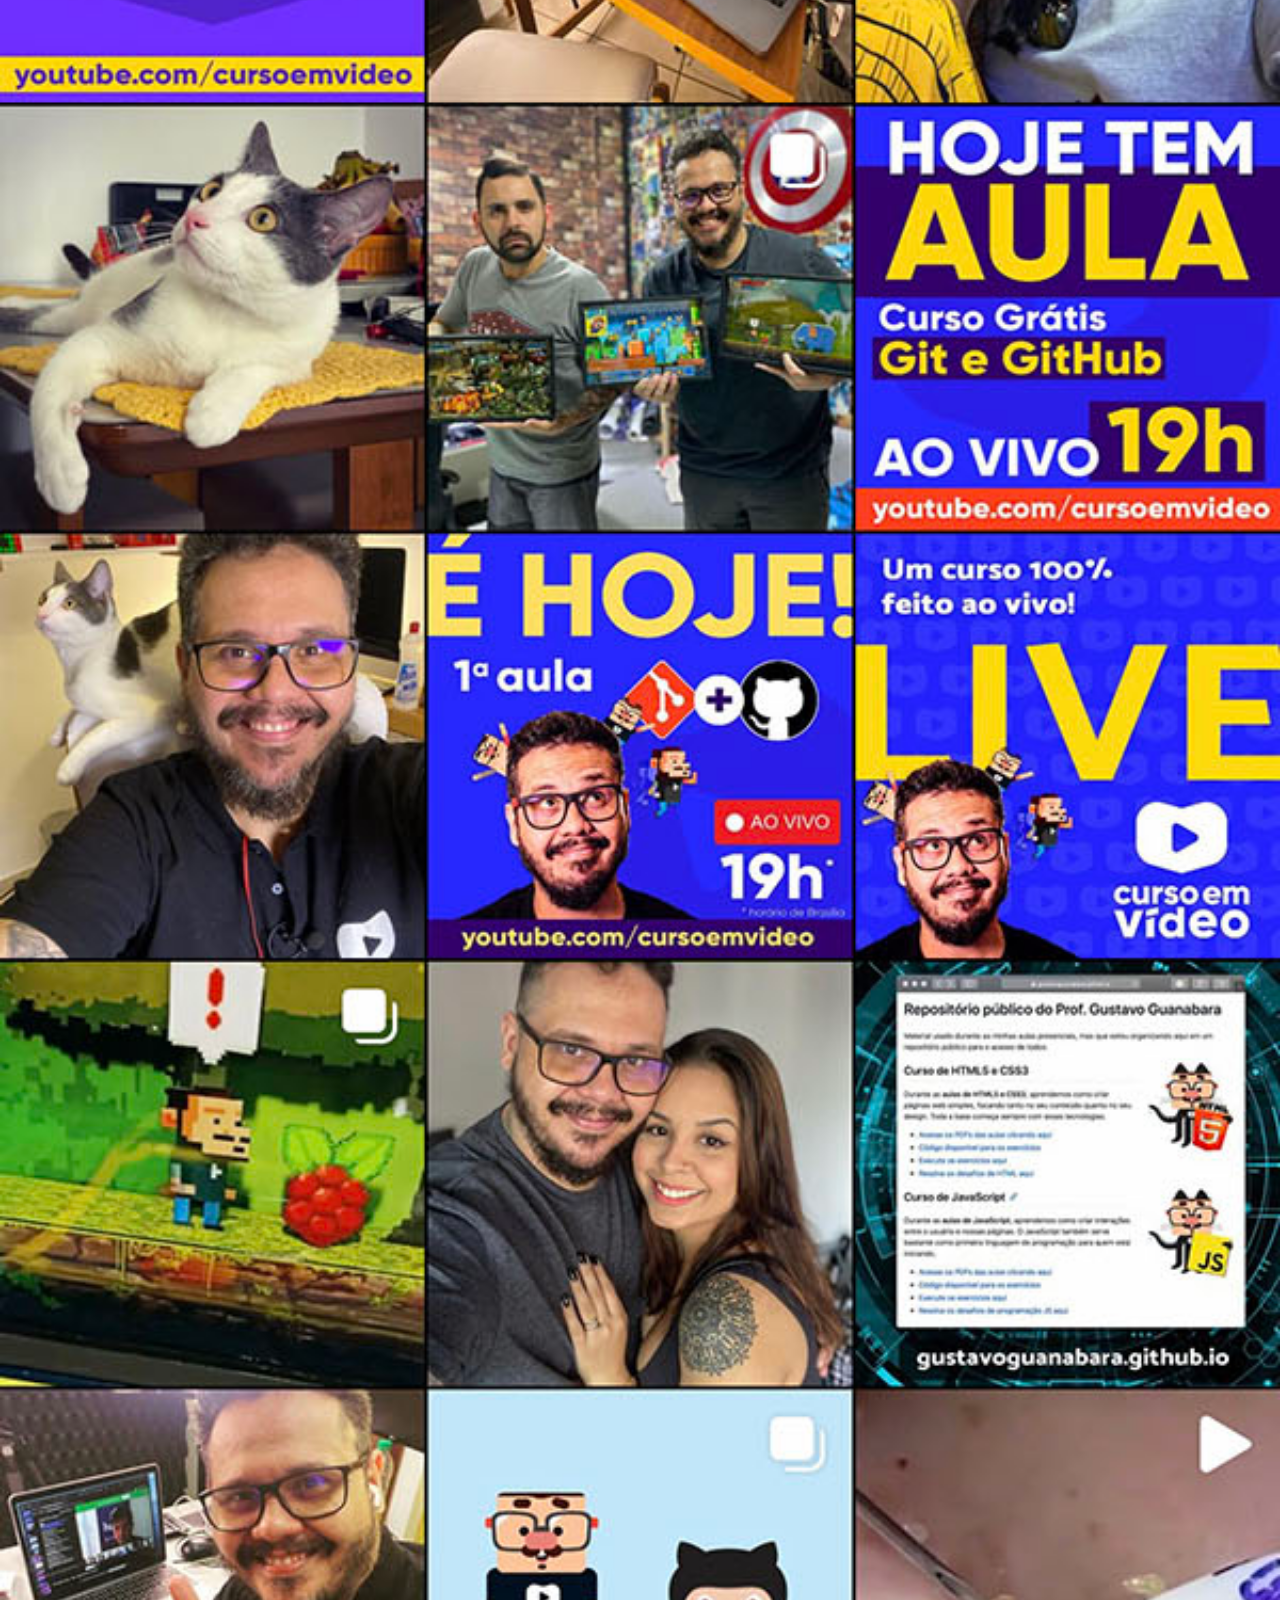
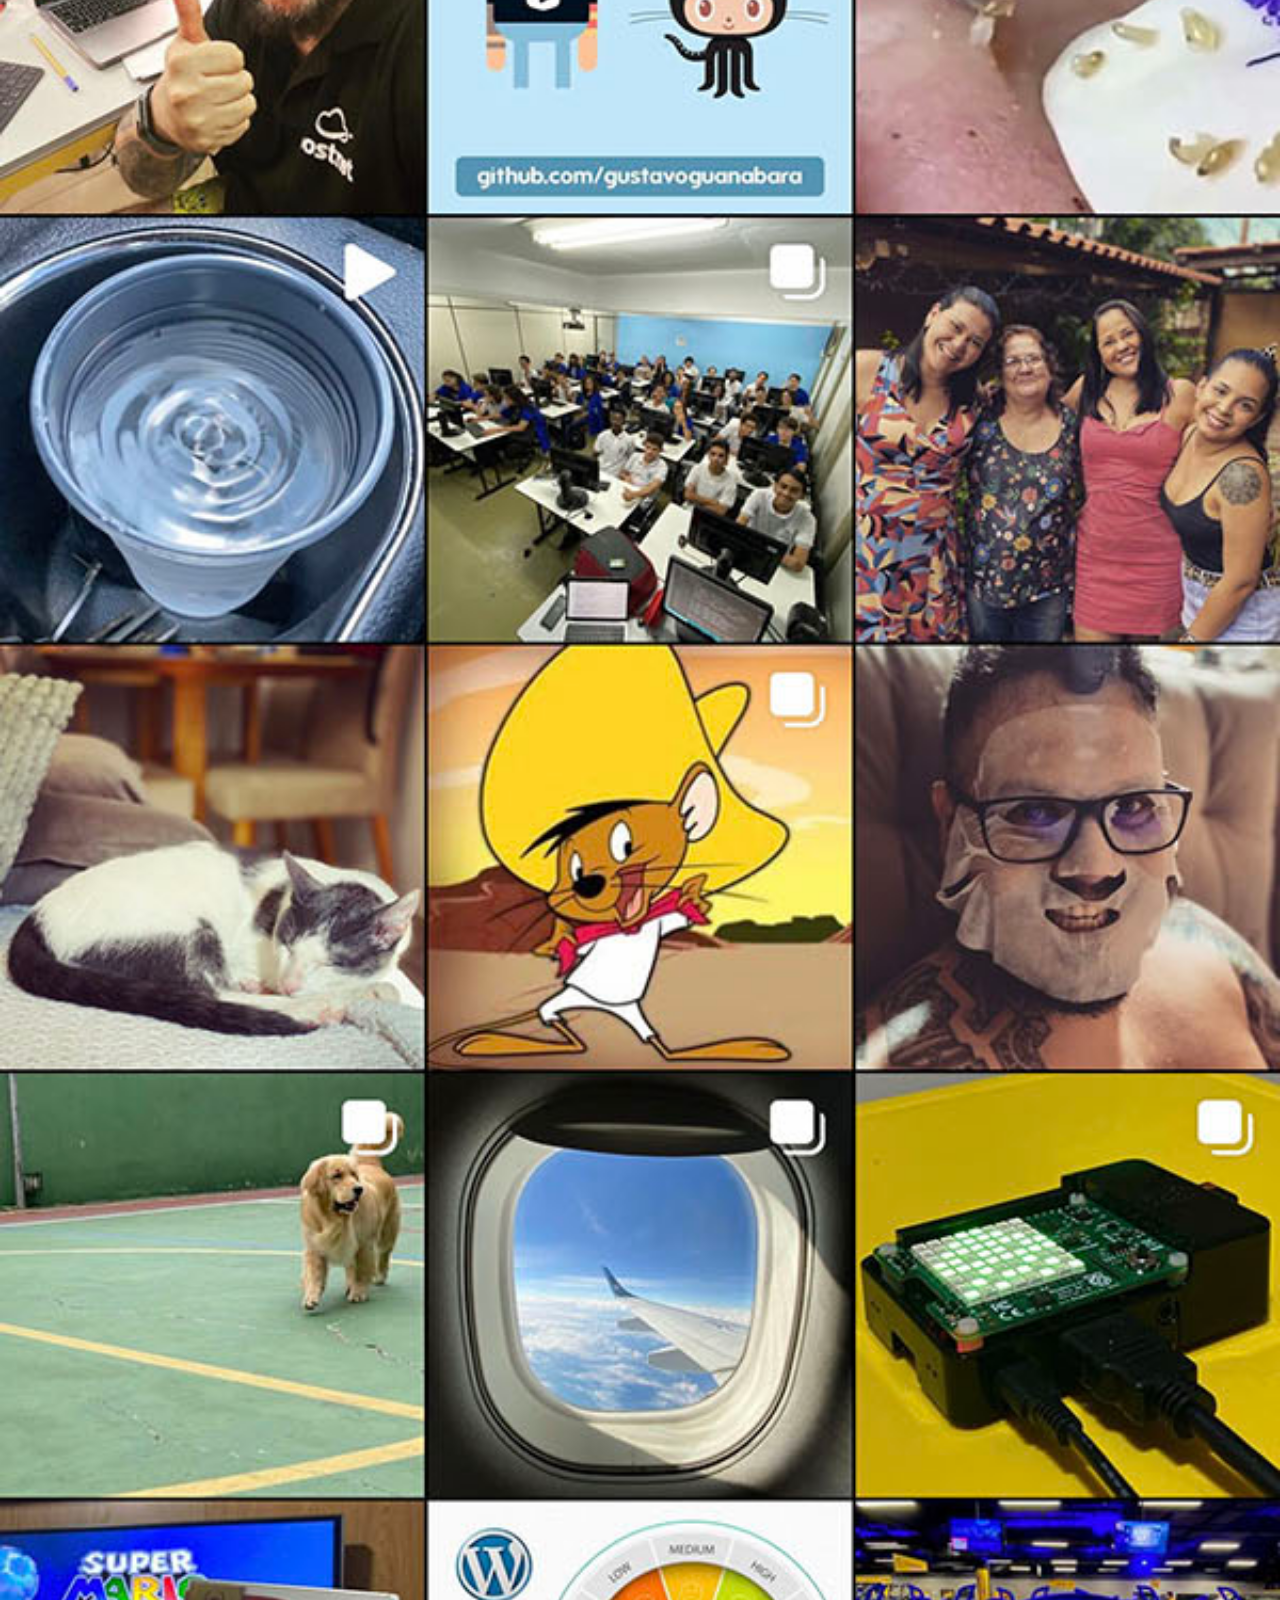
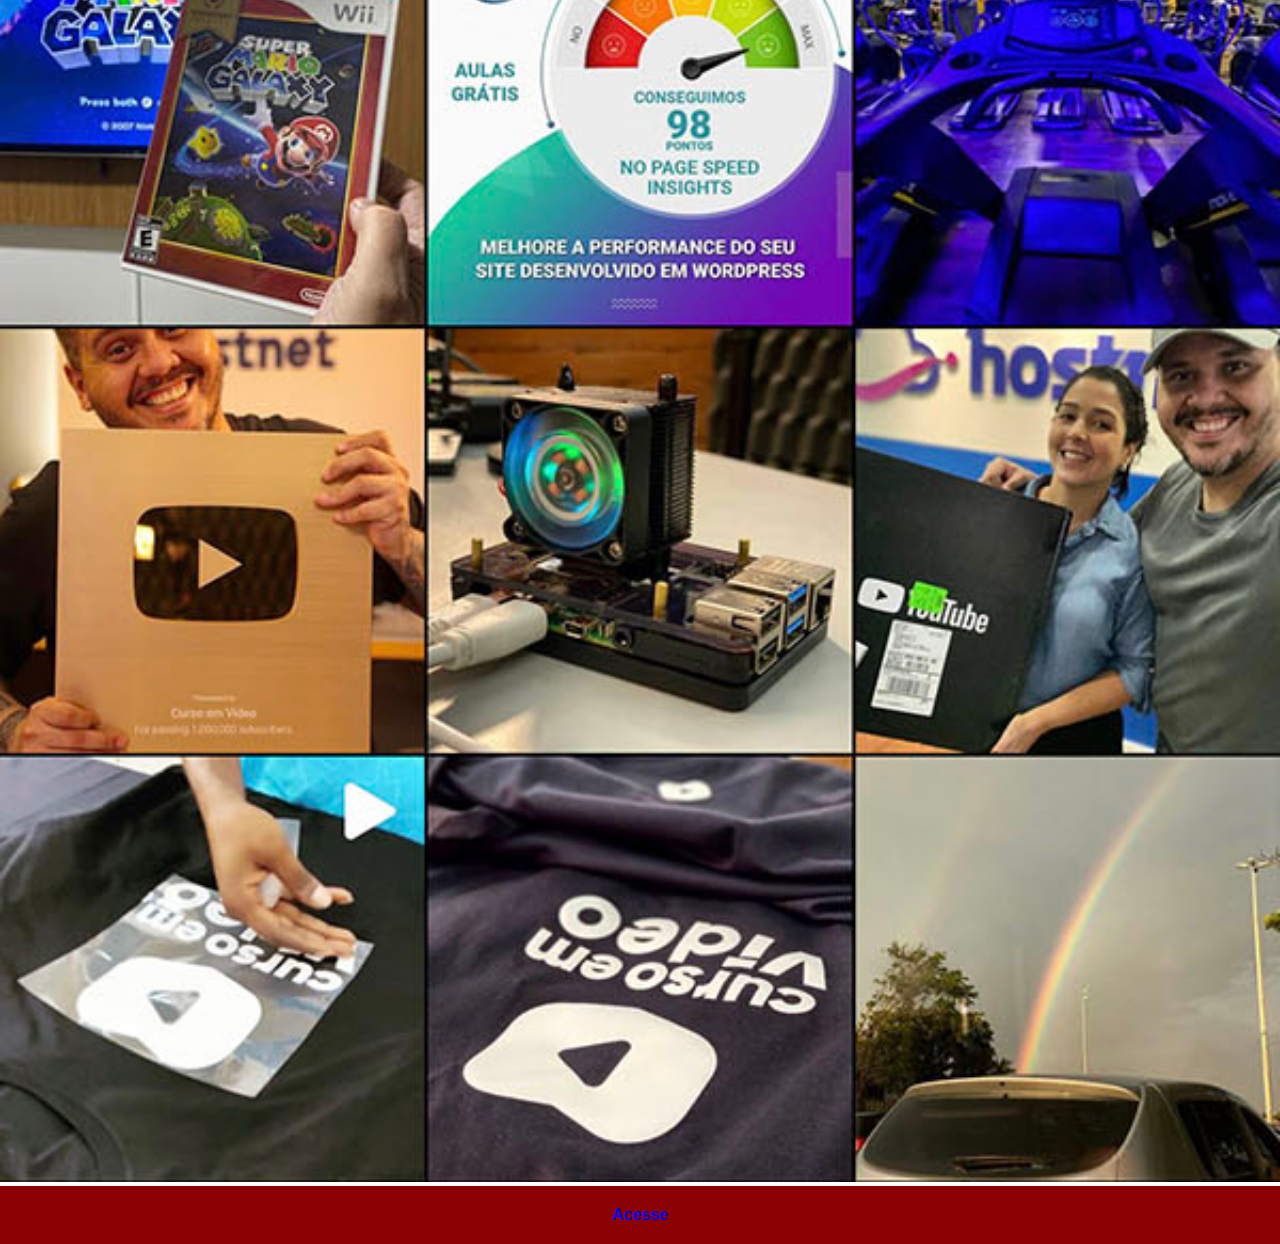
<file: insta.html>
<!DOCTYPE html>
<html lang="pt-br">
<head>
    <meta charset="UTF-8">
    <meta http-equiv="X-UA-Compatible" content="IE=edge">
    <meta name="viewport" content="width=device-width, initial-scale=1.0">
    <link rel="stylesheet" href="estiloss/social.css">
    <title>Instagram</title>
</head>
<body>
    <img src="img/tela-instagram.jpg" alt="Instagram">
    <a href="https://www.instagram.com/gustavoguanabara/" target="_blank">Acesse</a>
    
</body>
</html>
</file>
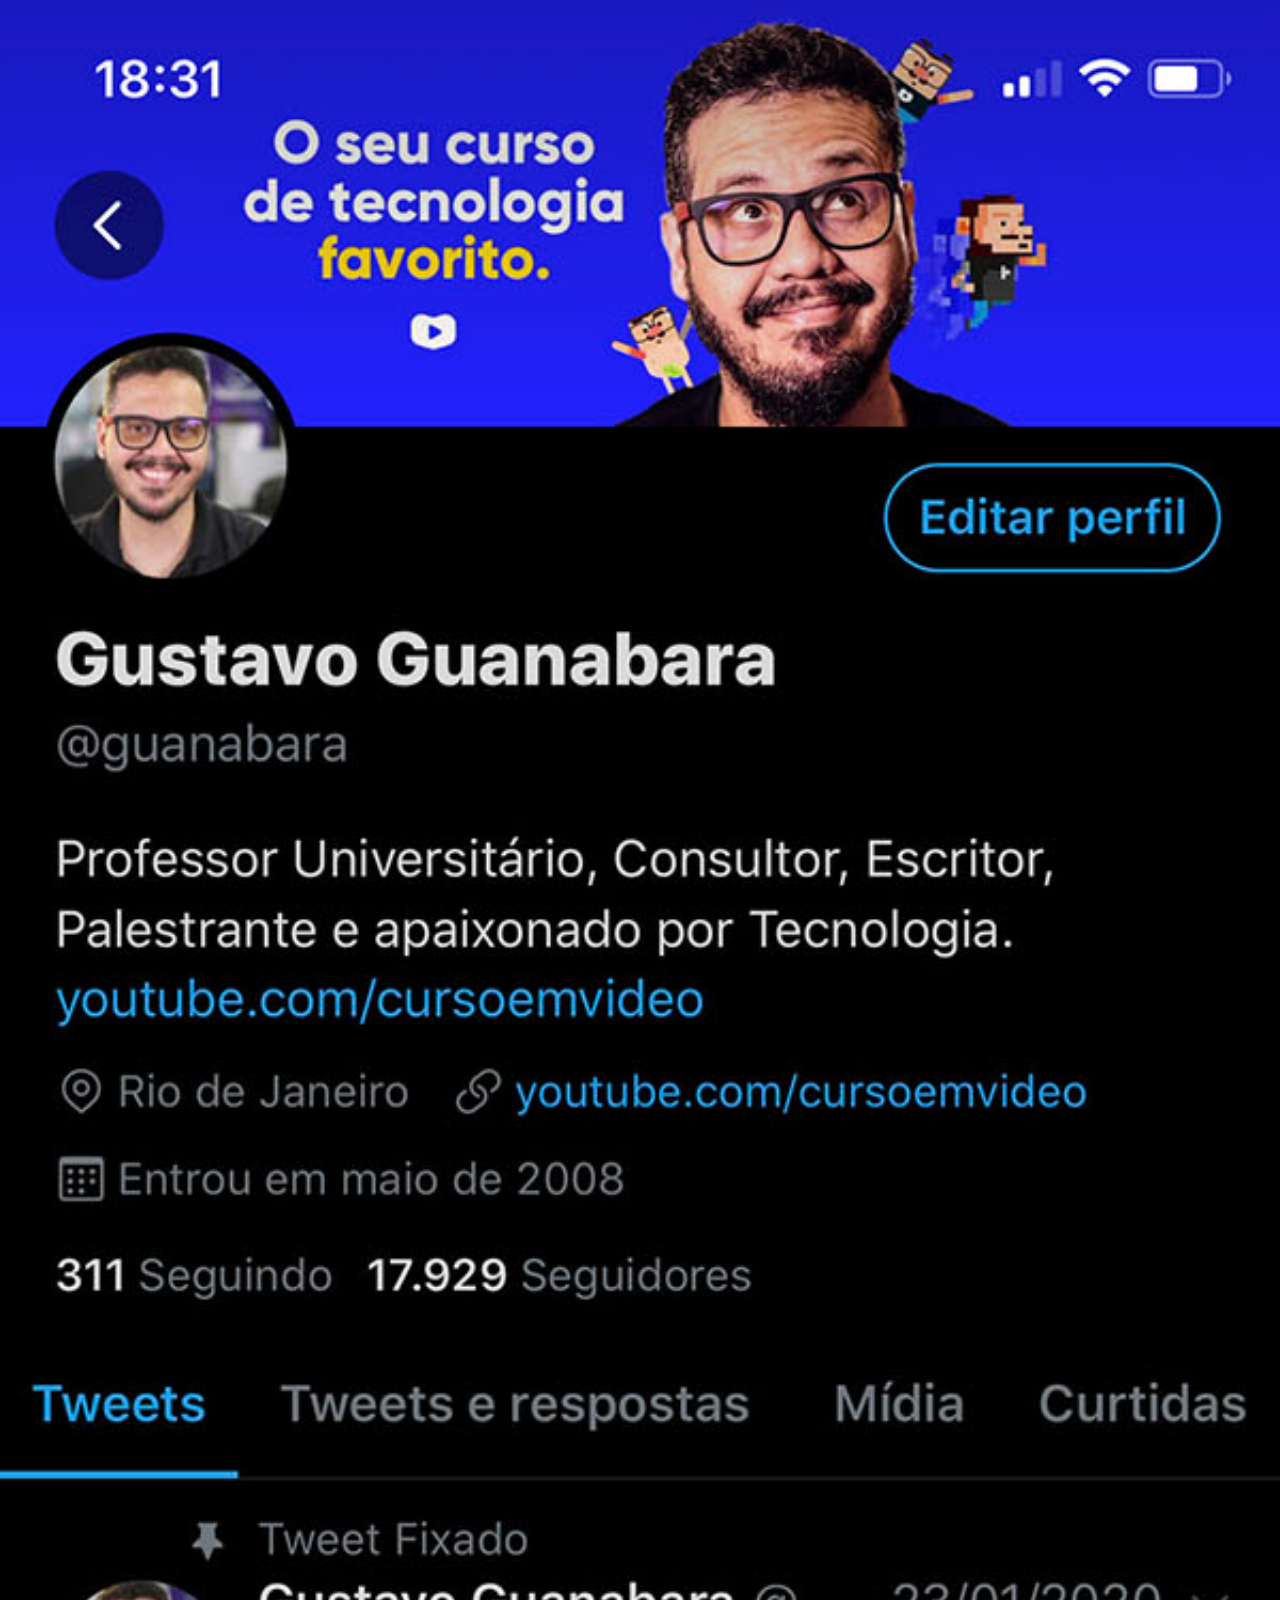
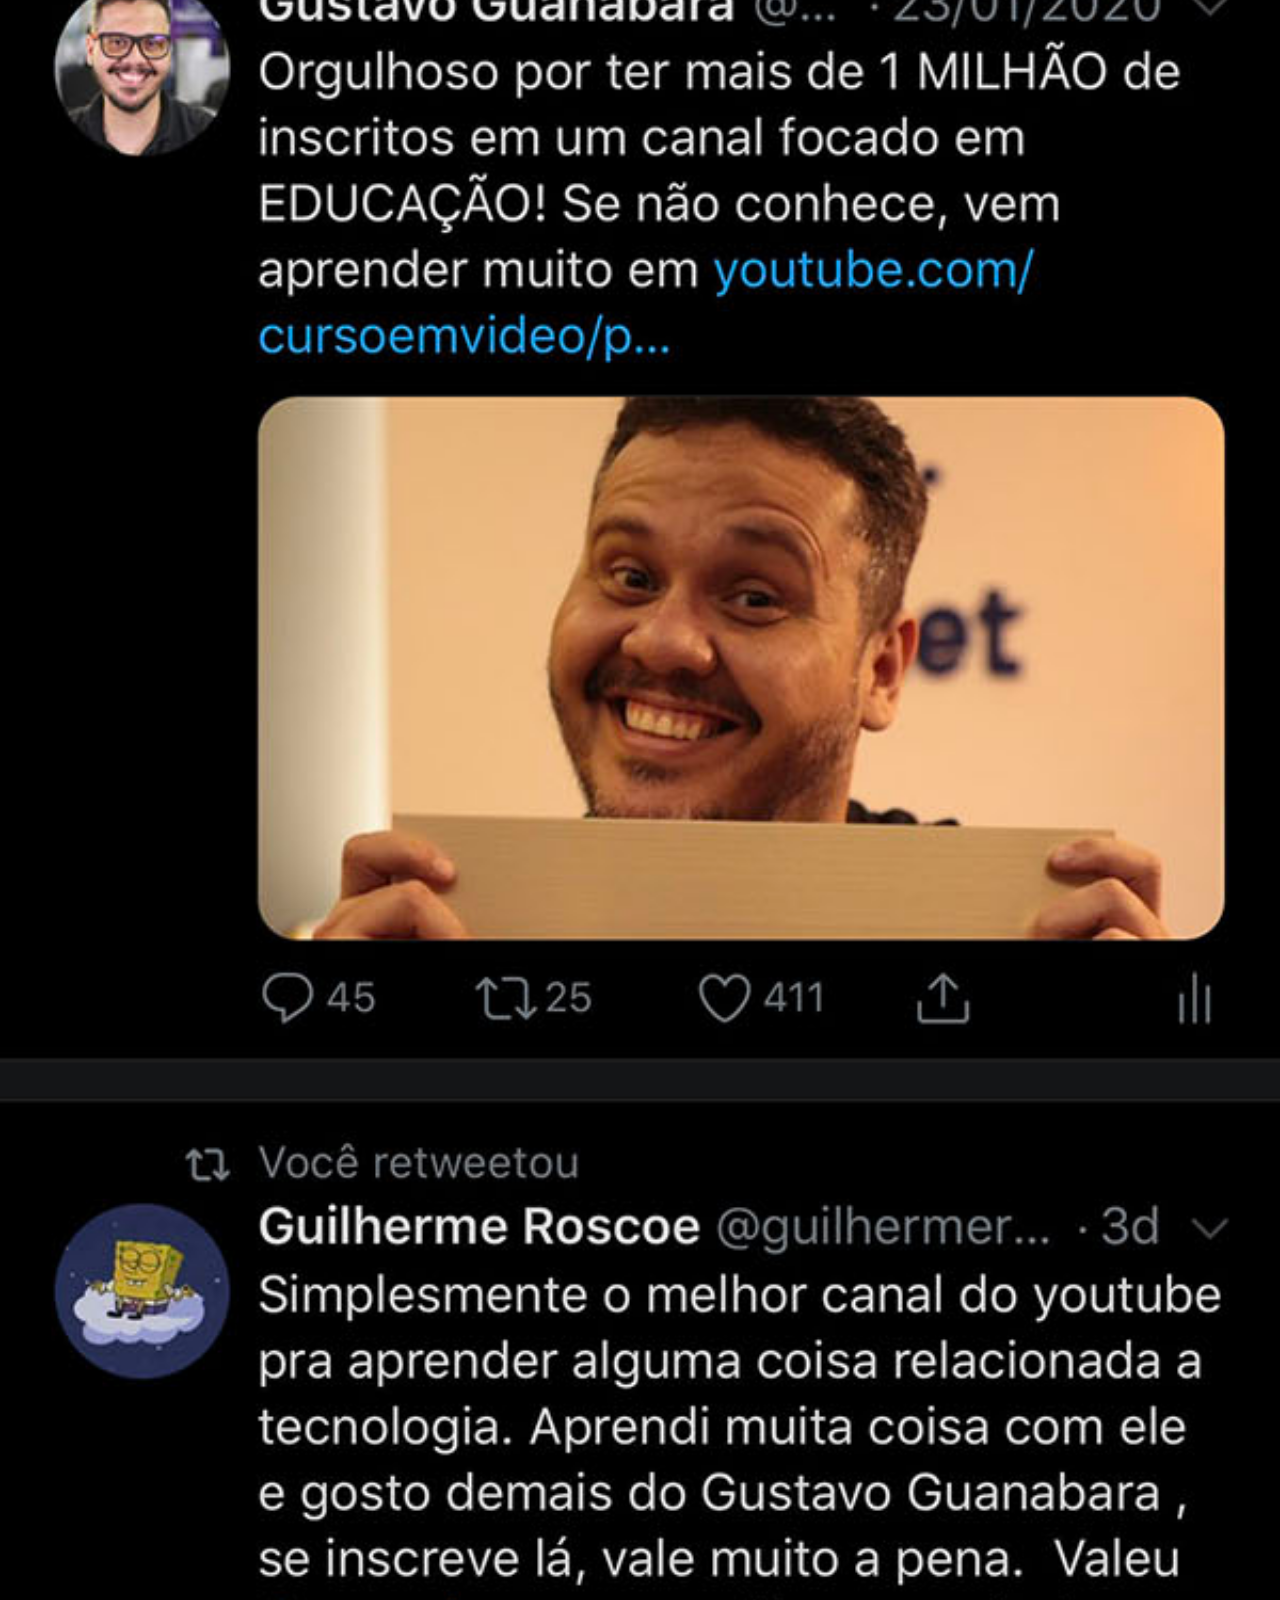
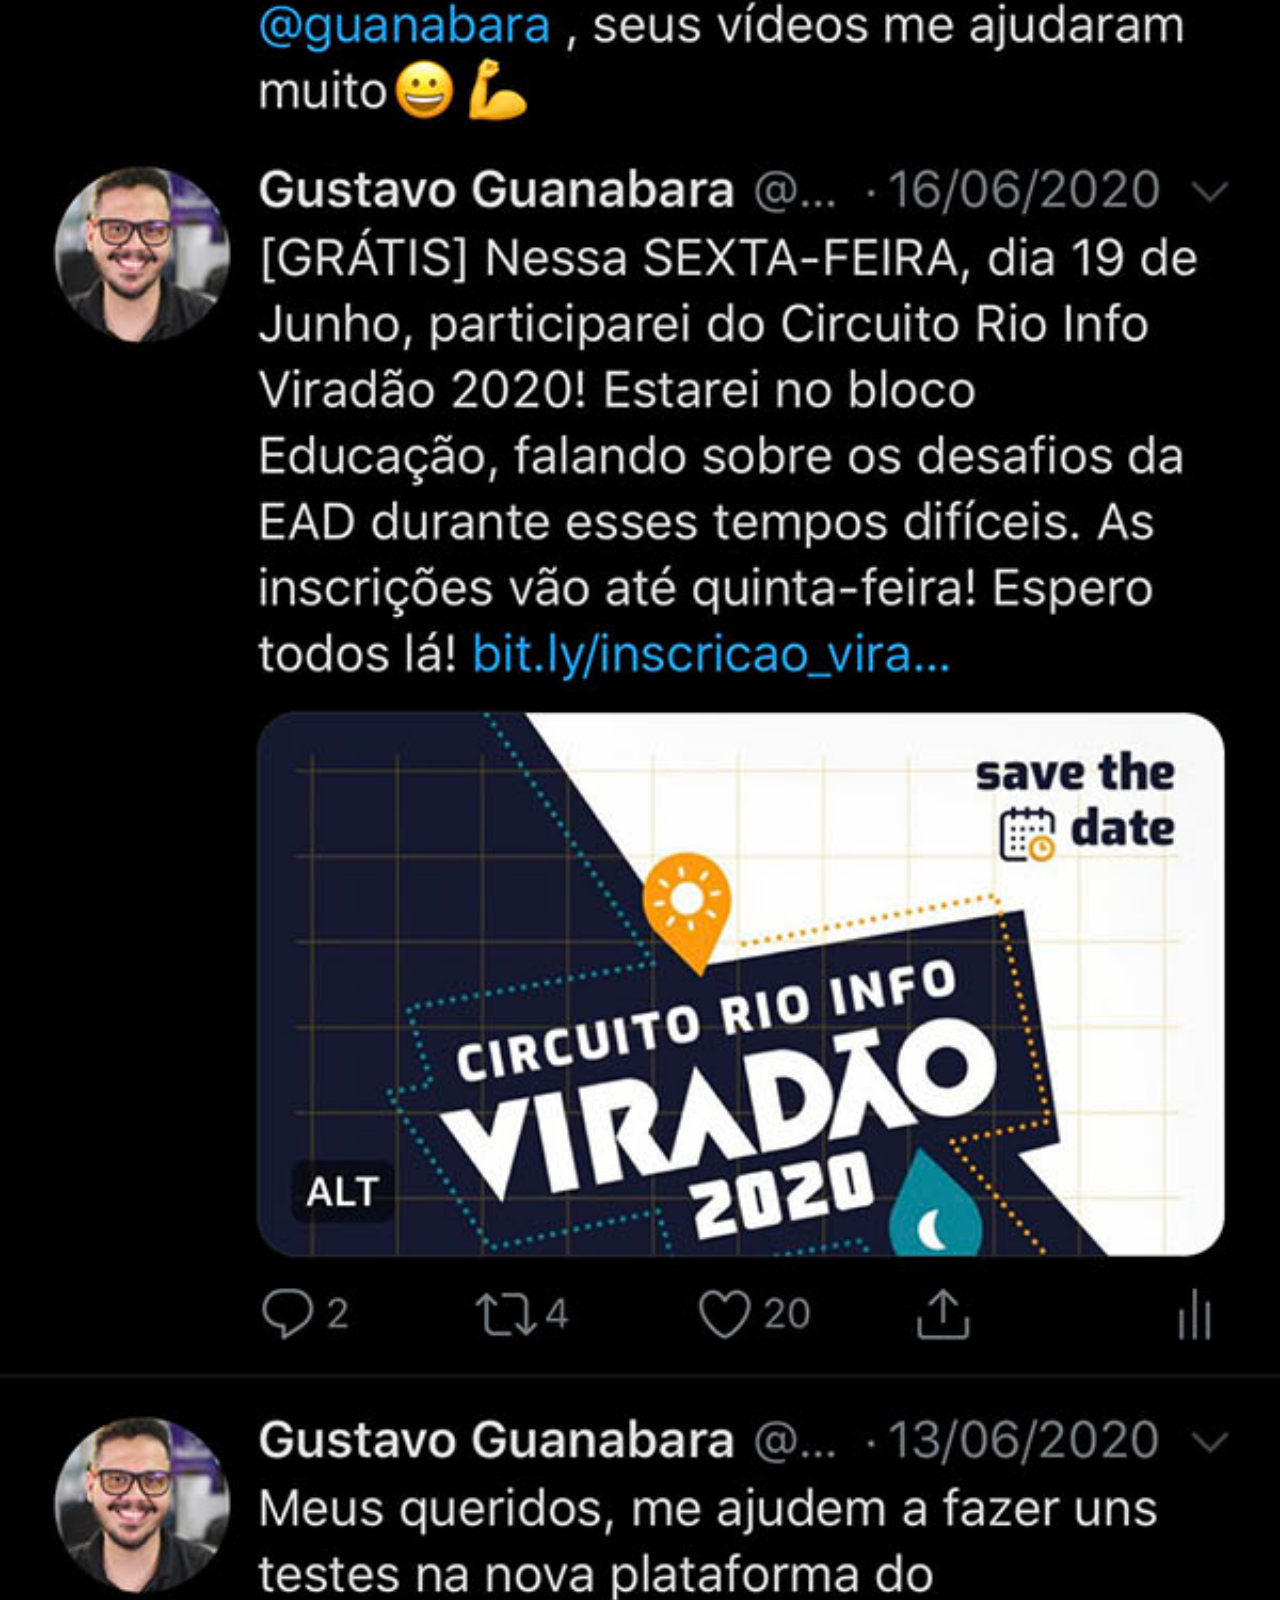
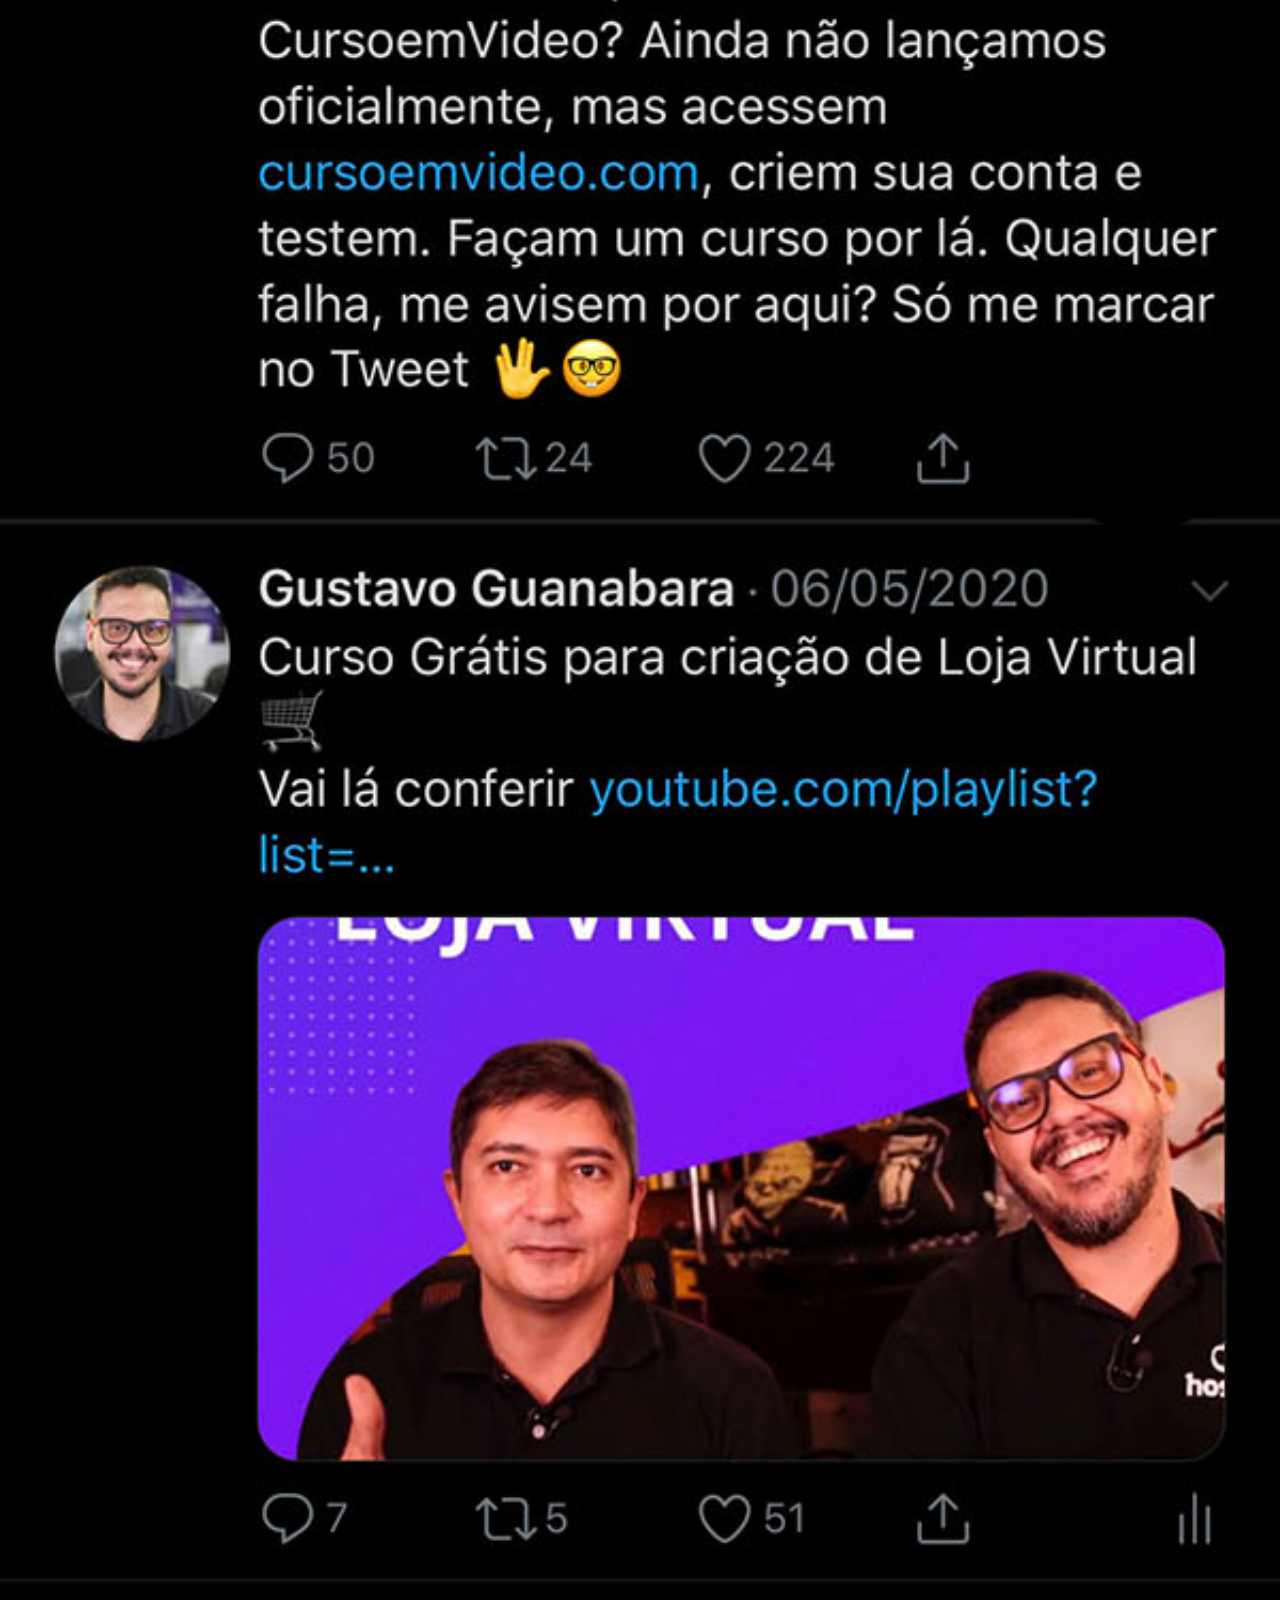
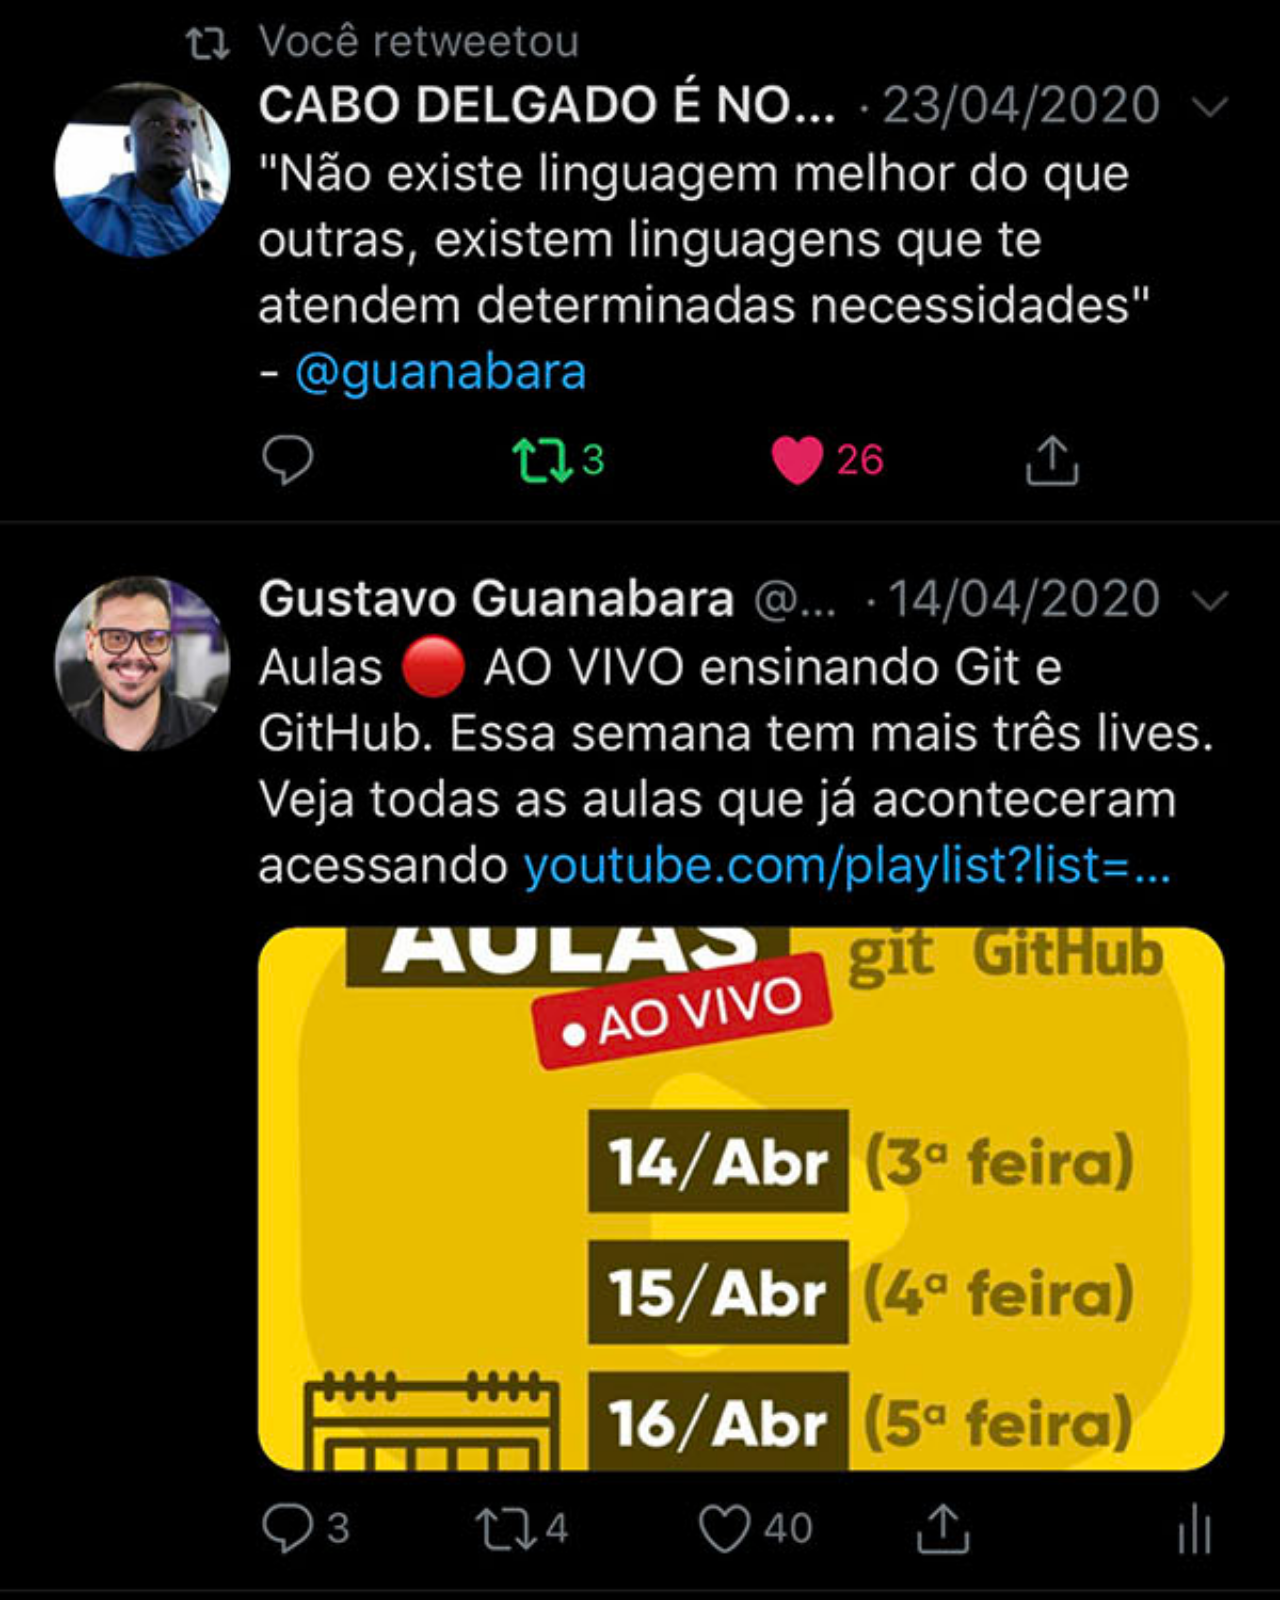
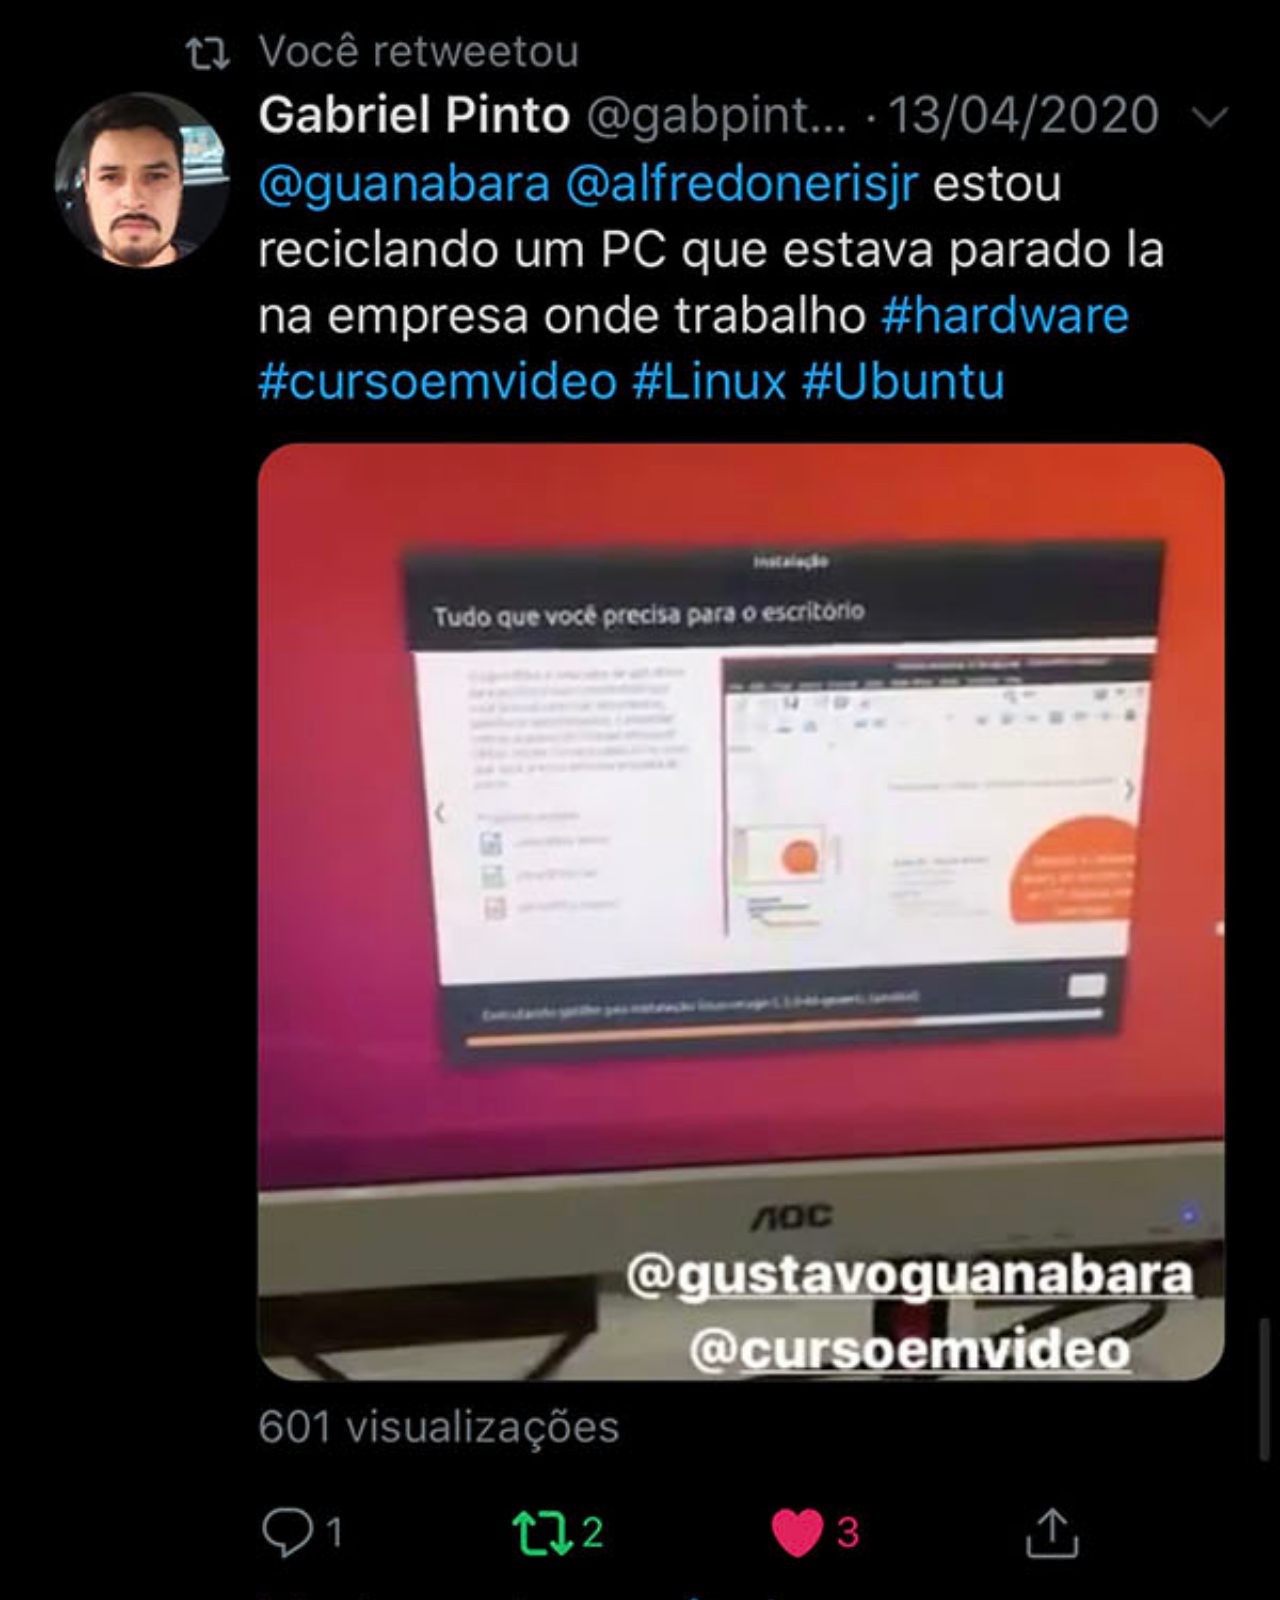
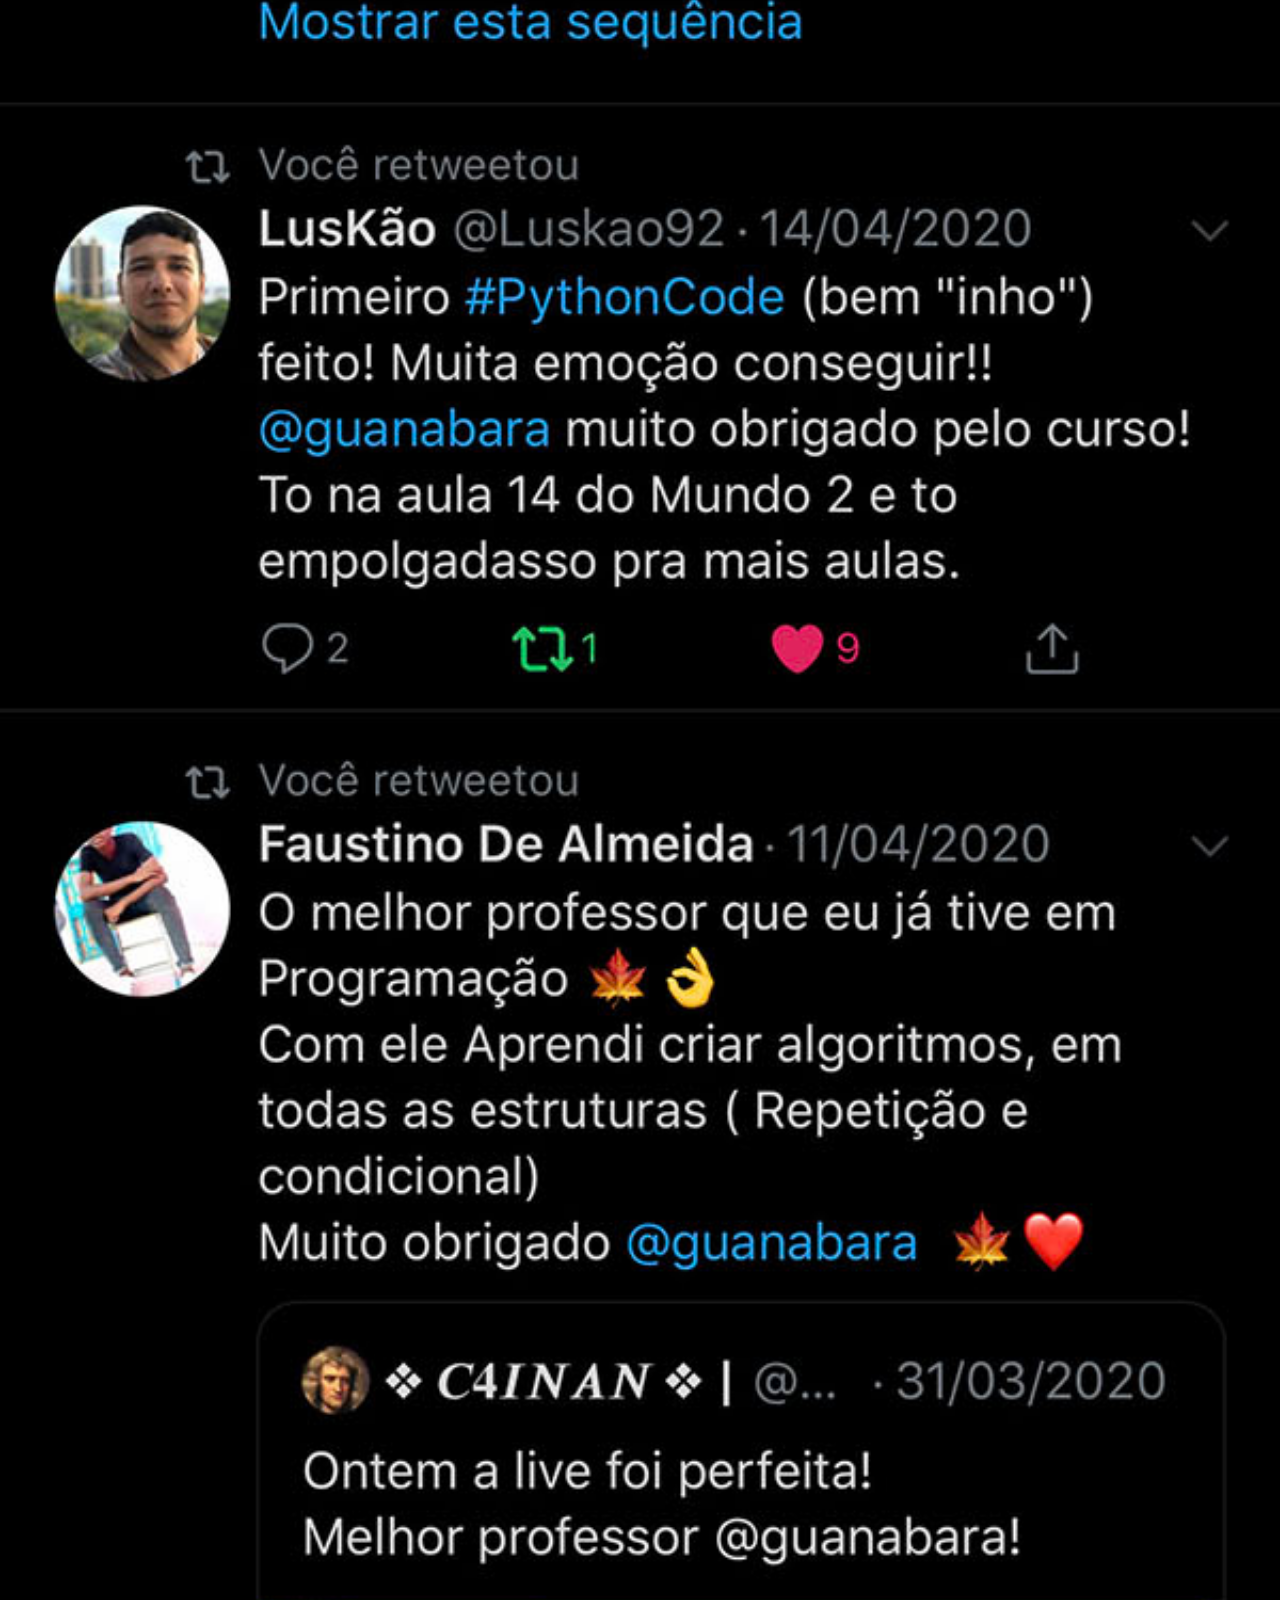
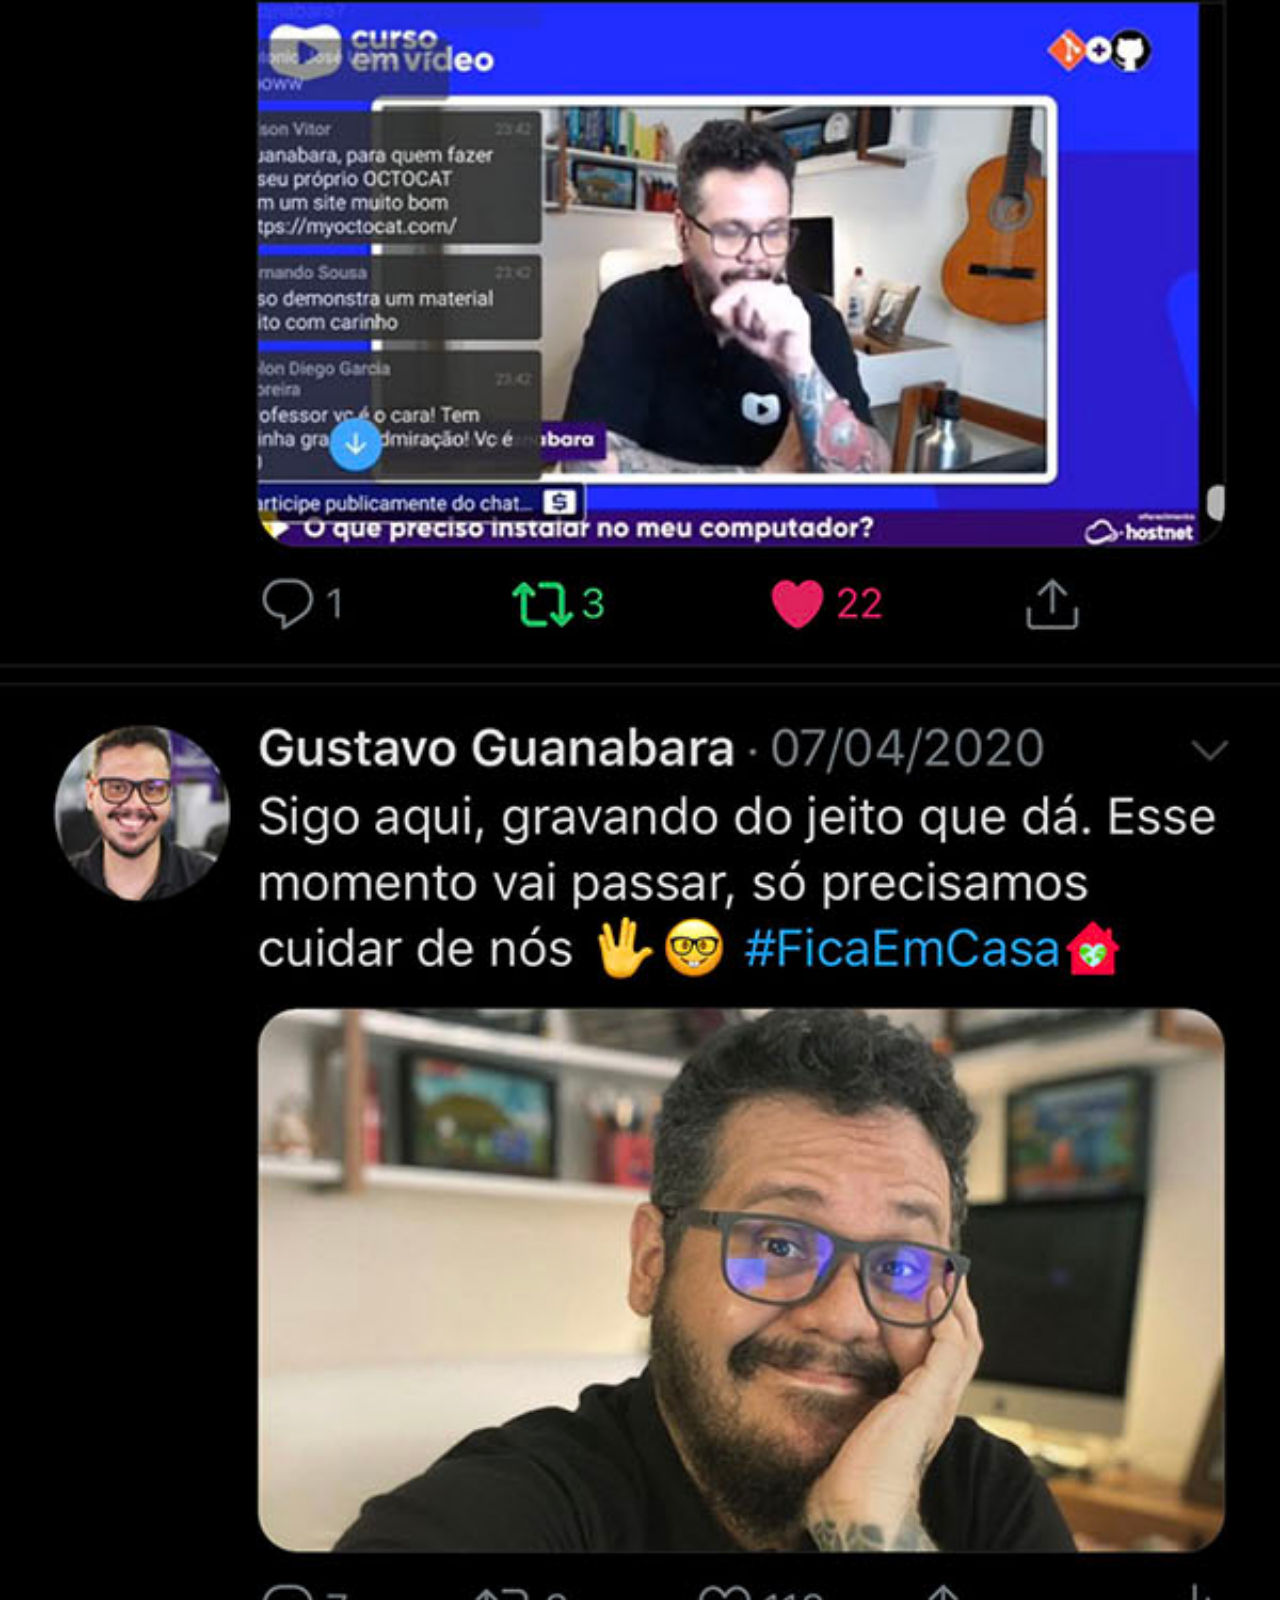
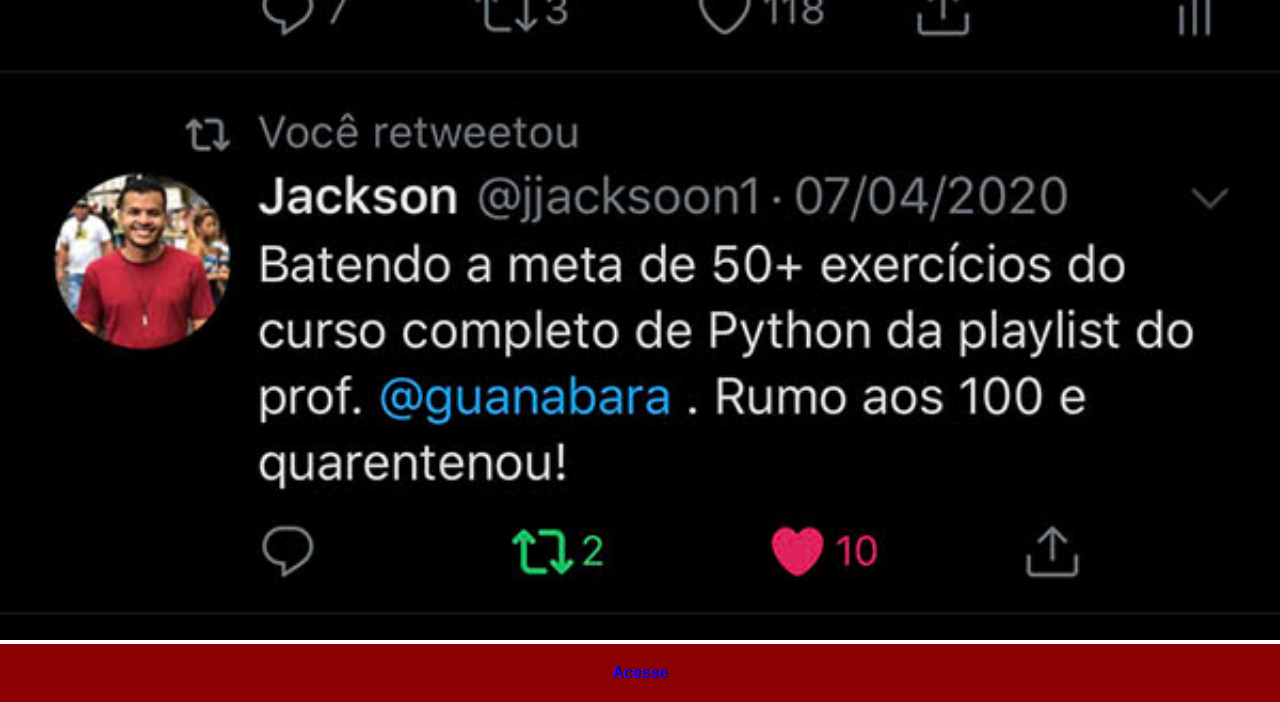
<file: twitter.html>
<!DOCTYPE html>
<html lang="pt-br">
<head>
    <meta charset="UTF-8">
    <meta http-equiv="X-UA-Compatible" content="IE=edge">
    <meta name="viewport" content="width=device-width, initial-scale=1.0">
    <link rel="stylesheet" href="estiloss/social.css">
    <title>Twitter</title>
</head>
<body>
    <img src="img/tela-twitter.jpg" alt="Twitter">
    <a href="https://twitter.com/guanabara" target="_blank"
    >Acesse</a>
</body>
</html>
</file>
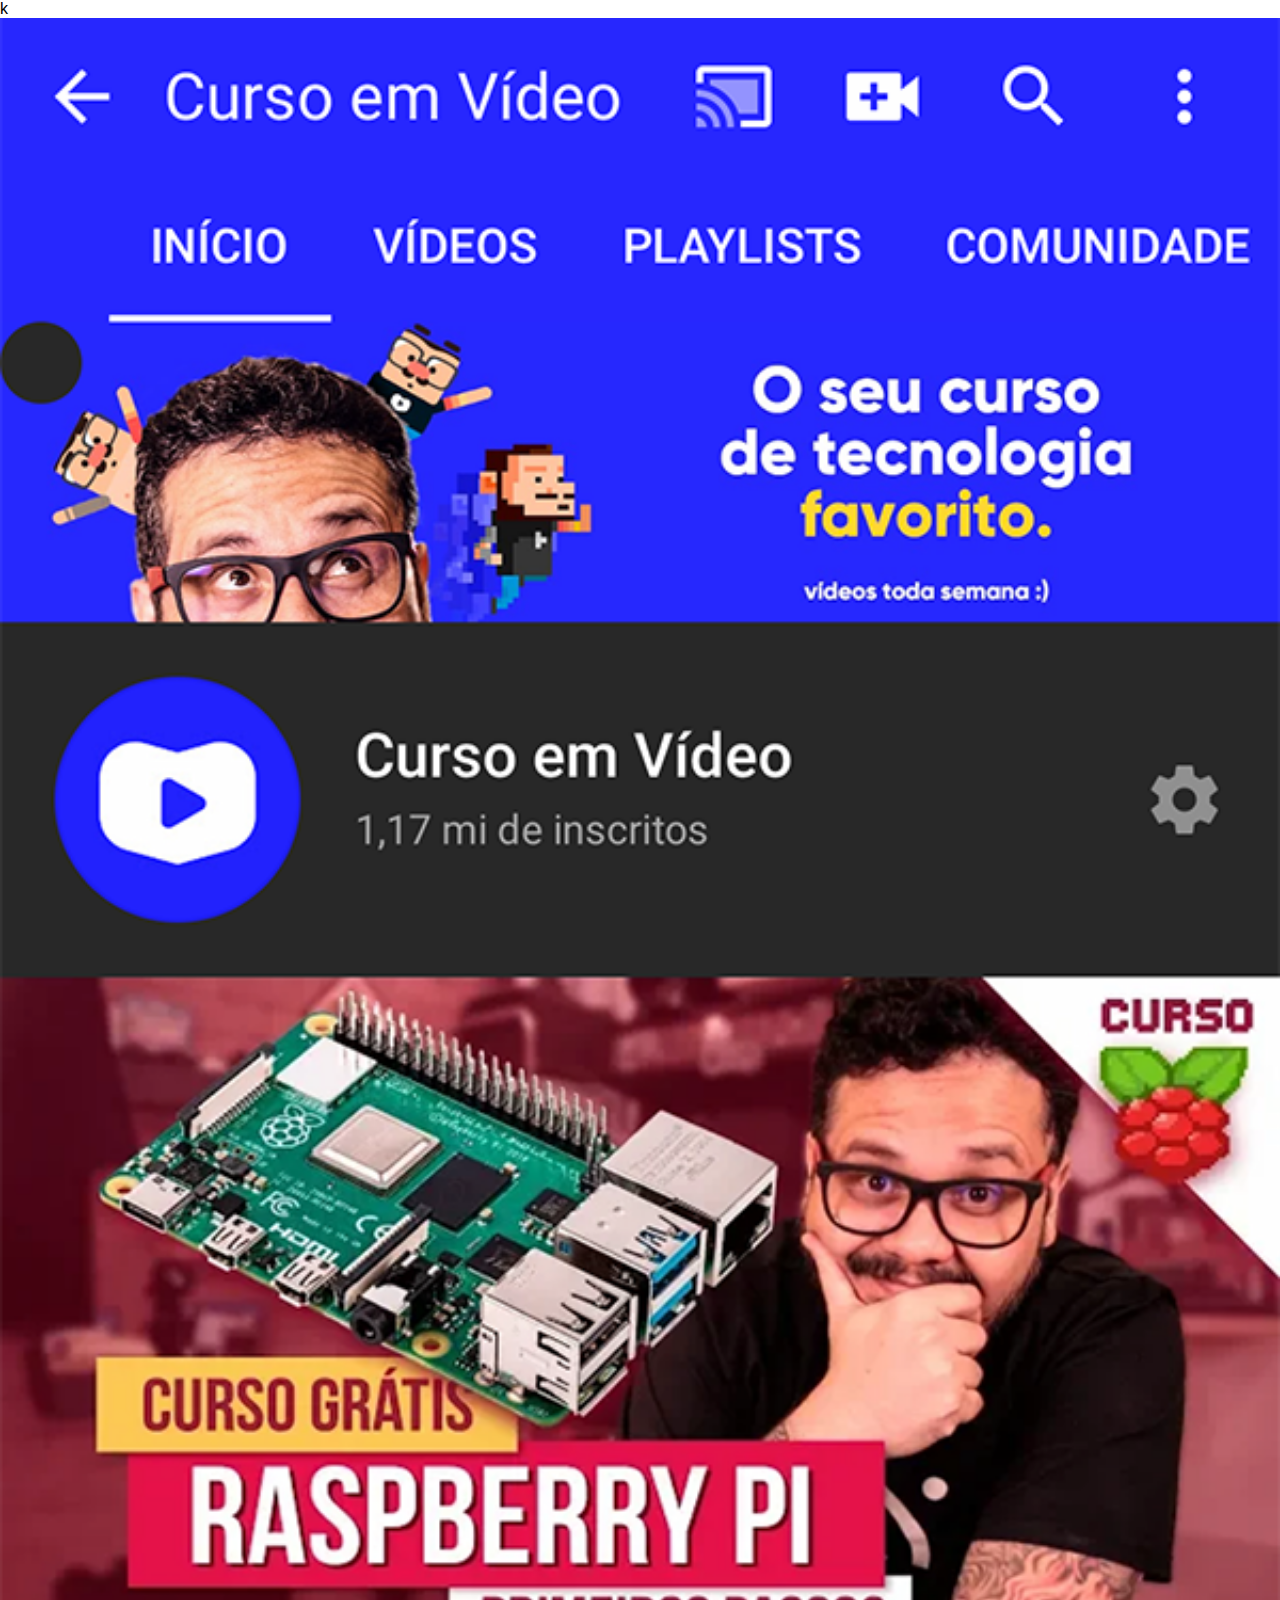
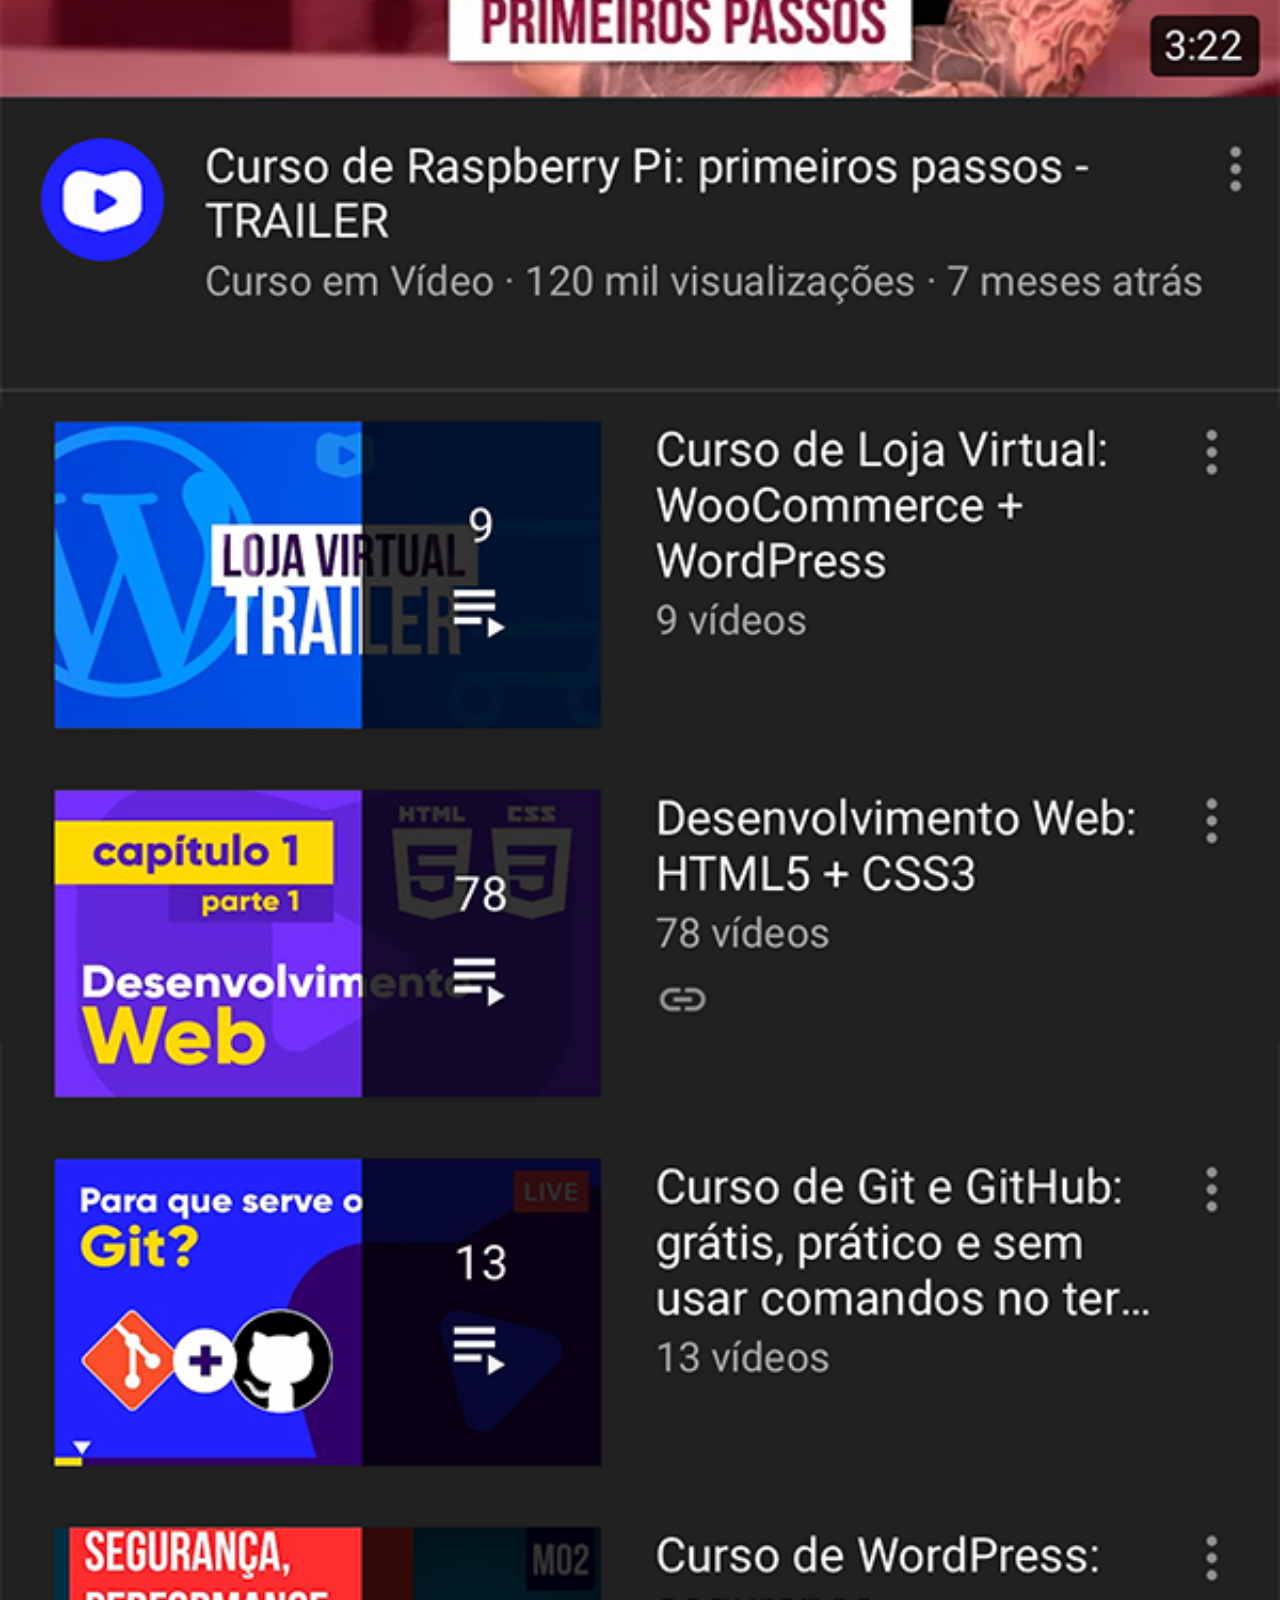
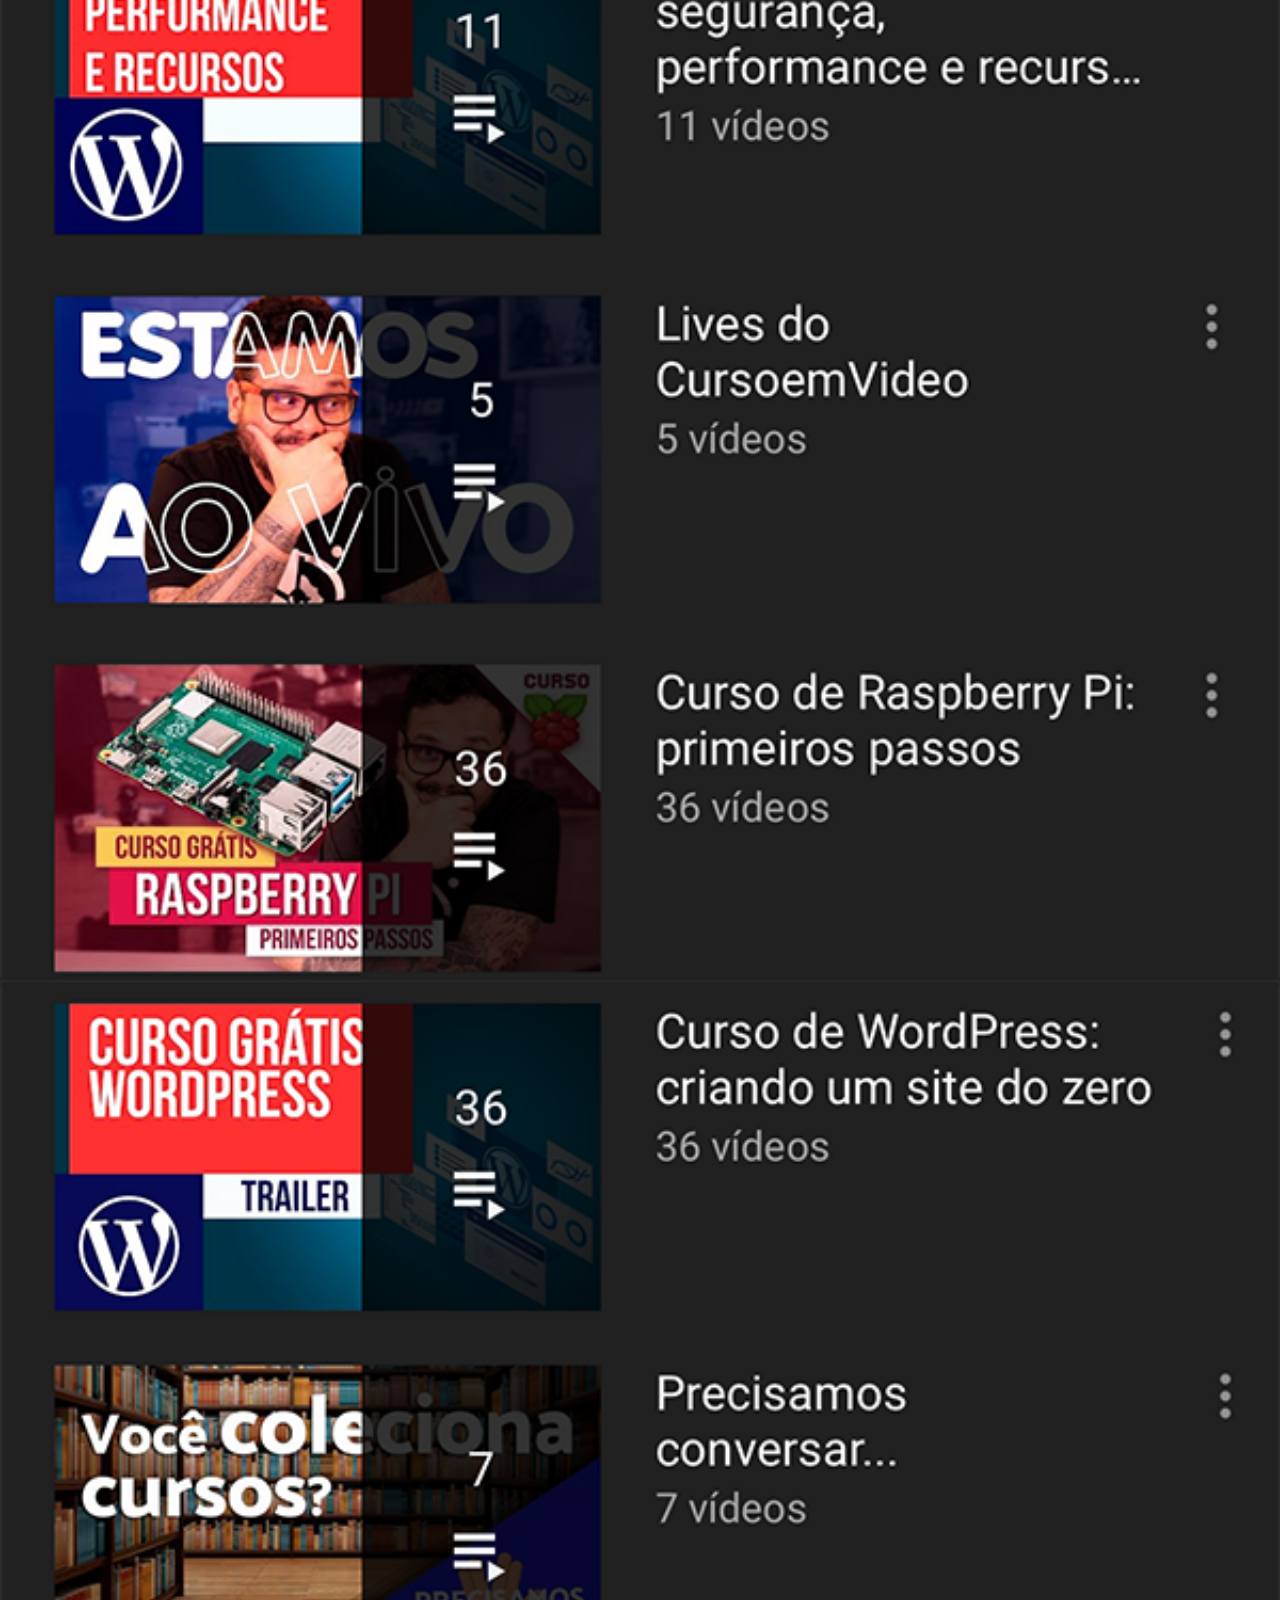
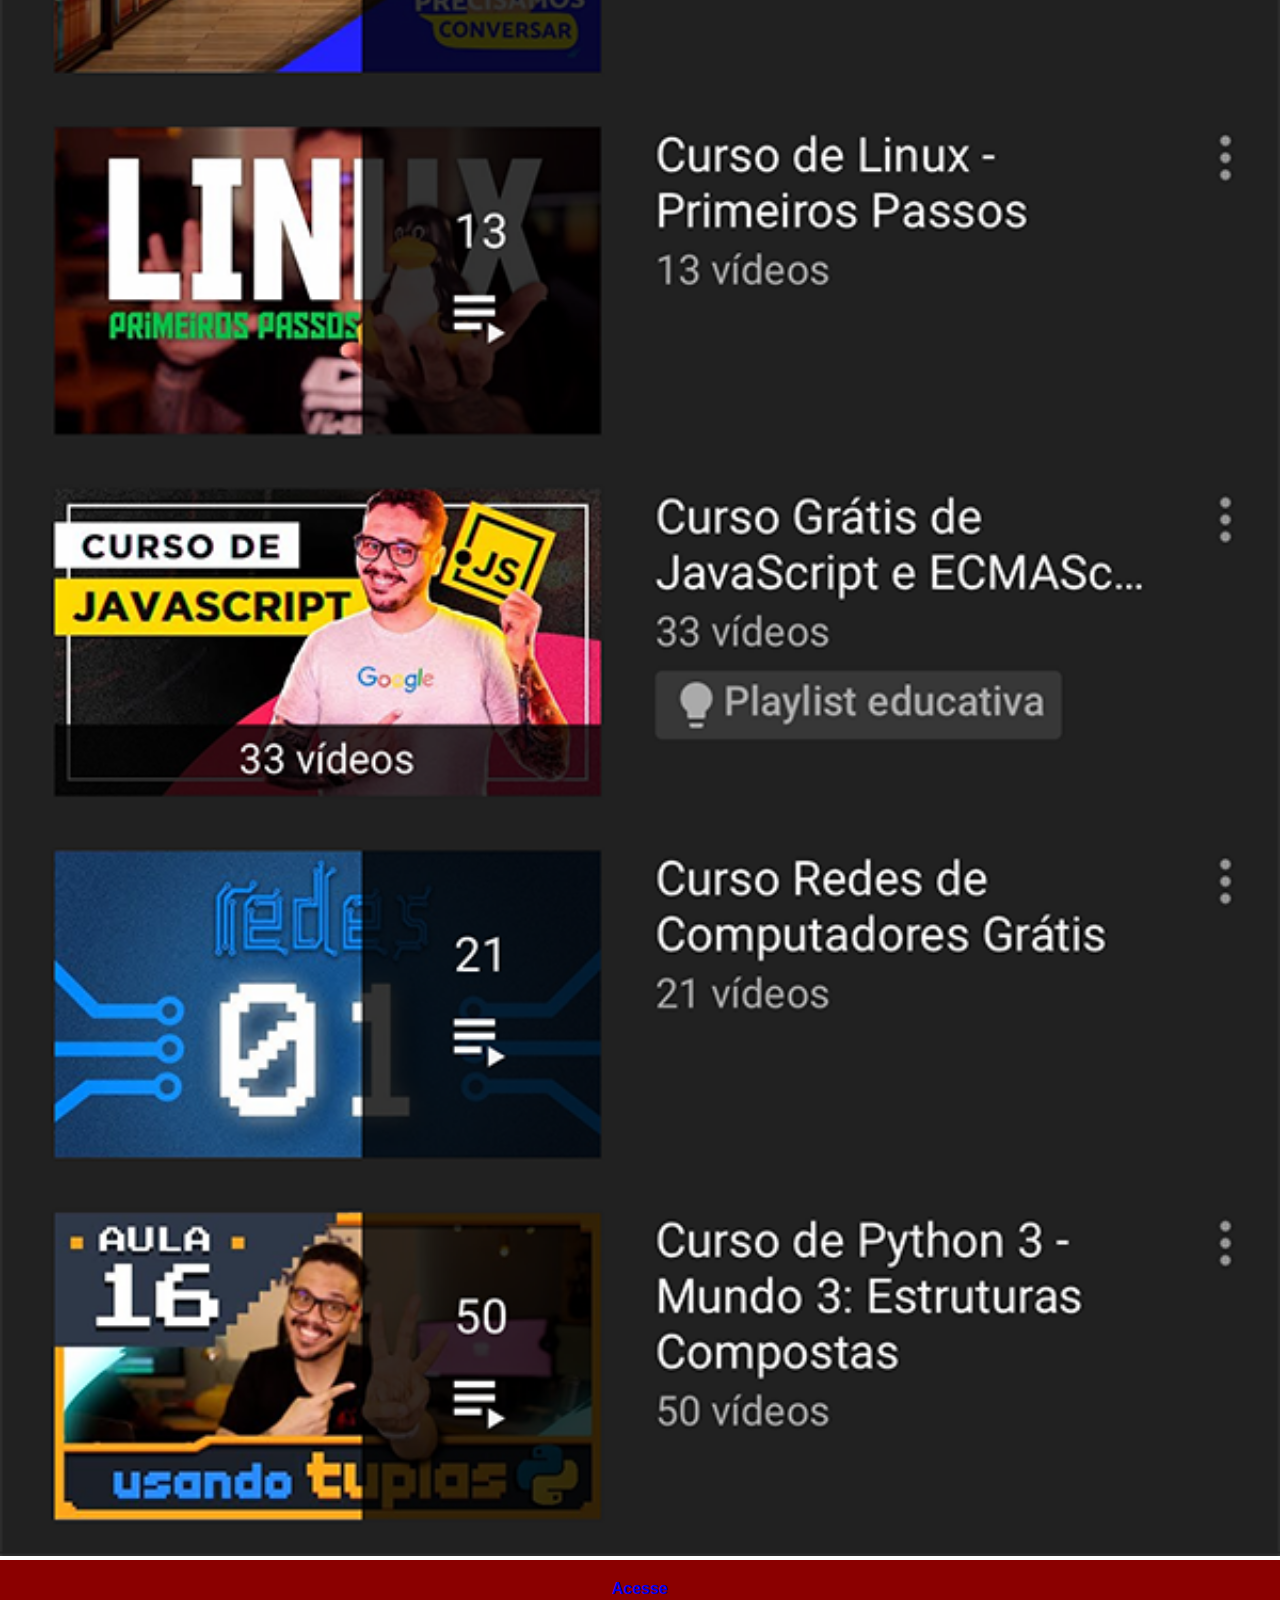
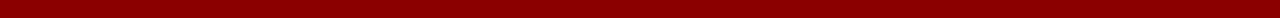
<file: ytb.html>
<!DOCTYPE html>
<html lang="pt-br">
<head>
    <meta charset="UTF-8">
    <meta http-equiv="X-UA-Compatible" content="IE=edge">
    <meta name="viewport" content="width=device-width, initial-scale=1.0">
    <link rel="stylesheet" href="estiloss/social.css">k
    <title>Document</title> 
</head>
<body>
<img src="img/tela-youtube.png" alt="YouTube">
<a href="https://www.youtube.com/@CursoemVideo" target="_blank">Acesse</a>
</body>
</html>
</file>
<file: css/style.css>
@charset "UTF-8";

* {
    margin: 0;
    padding: 0;
    font-family: Arial, Helvetica, sans-serif;
}

html, body {
    height: 100vh;
    width: 100vw;
}

body {
    background: url('../img/fundo-madeira.jpg') no-repeat top center;
    background-size: cover;
    background-attachment: fixed;
}
main {
    position: relative;
    height: 100vh;
}

section#telefone {
    position: absolute;
    top: 50%;
    left: 50%;
    transform: translate(-50%, -50%);

    height: 627px;
    width: 311px;
    background: url(../img/frame-iphone.png);
    background-repeat: no-repeat;
} 

iframe#tela {
    position: relative;
    top: 62px;
    left: 20px;
    width: 269px;
    height: 487px;
}
section#redessociais {
    text-align: right;
}

section#redessociais img {
    border-radius: 50%;
    width: 50px;
    margin: 10px;
    box-shadow: 2px 2px 5px rgba(0, 0, 0, 0.400);
    box-sizing: border-box ;
    transition: calc(.2s);
}

section#redessociais img:hover {
    border: 2px solid rgba(255, 255, 255, 0.715);
    transform: translate(-3px, -3px);
    box-shadow: 5px 5px 10px rgba(53, 52, 52, 0.55); 
}
</file>
<file: estiloss/social.css>
@charset "UTF-8";

    
* {
    margin: 0;
    padding: 0;
    font-family: Arial, Helvetica, sans-serif;
}

::-webkit-scrollbar {
    width: 0px;
    height: 0px;
}
img {
    width: 100vw;
}

a {
    display: block;
    background-color: darkred;
    padding: 20px;
    text-align: center;
    font-weight: bolder;
    text-decoration: none;
}

a:hover {
    background-color: red;
}
</file>
